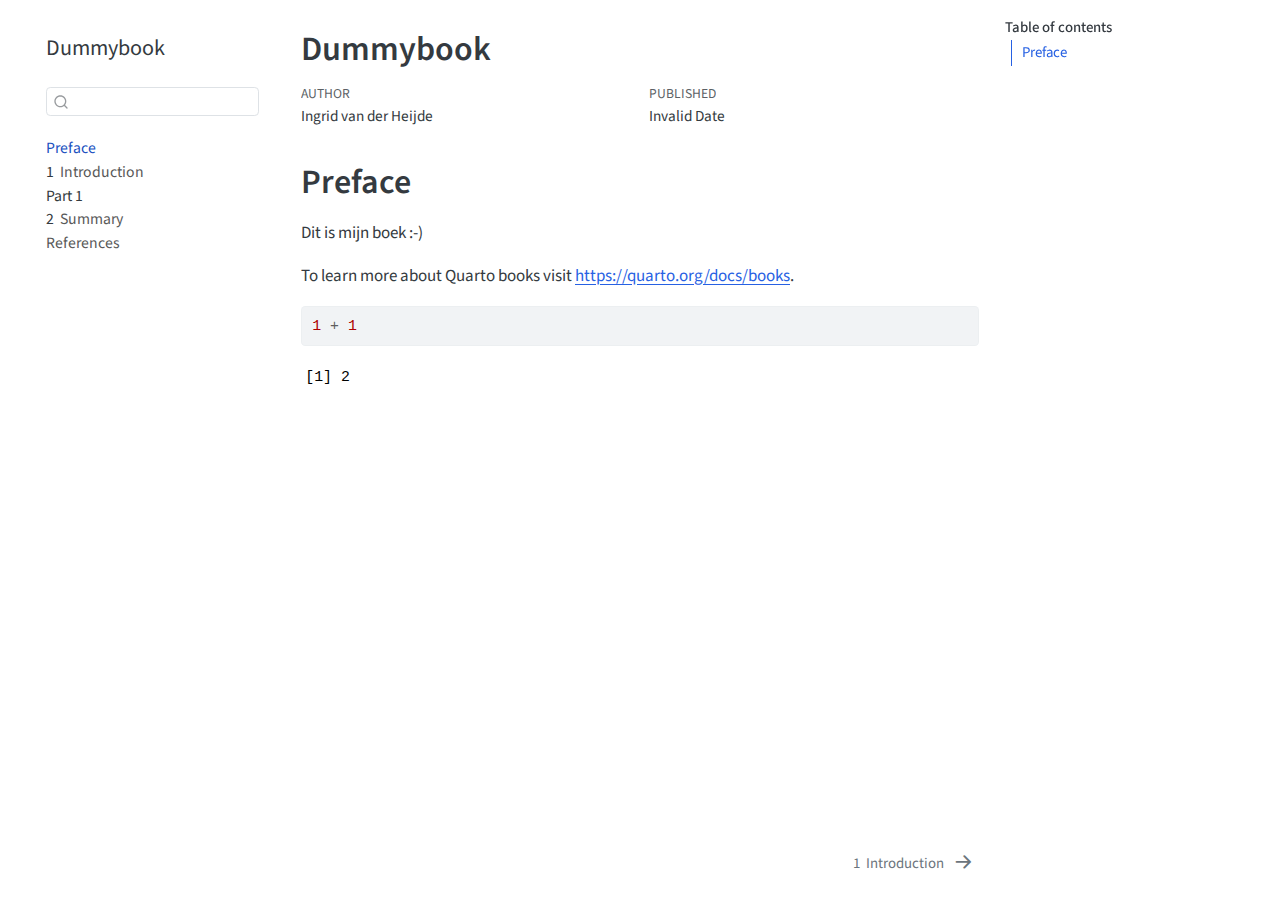
<file: _book/index.html>
<!DOCTYPE html>
<html xmlns="http://www.w3.org/1999/xhtml" lang="en" xml:lang="en"><head>

<meta charset="utf-8">
<meta name="generator" content="quarto-1.4.553">

<meta name="viewport" content="width=device-width, initial-scale=1.0, user-scalable=yes">

<meta name="author" content="Ingrid van der Heijde">

<title>Dummybook</title>
<style>
code{white-space: pre-wrap;}
span.smallcaps{font-variant: small-caps;}
div.columns{display: flex; gap: min(4vw, 1.5em);}
div.column{flex: auto; overflow-x: auto;}
div.hanging-indent{margin-left: 1.5em; text-indent: -1.5em;}
ul.task-list{list-style: none;}
ul.task-list li input[type="checkbox"] {
  width: 0.8em;
  margin: 0 0.8em 0.2em -1em; /* quarto-specific, see https://github.com/quarto-dev/quarto-cli/issues/4556 */ 
  vertical-align: middle;
}
/* CSS for syntax highlighting */
pre > code.sourceCode { white-space: pre; position: relative; }
pre > code.sourceCode > span { line-height: 1.25; }
pre > code.sourceCode > span:empty { height: 1.2em; }
.sourceCode { overflow: visible; }
code.sourceCode > span { color: inherit; text-decoration: inherit; }
div.sourceCode { margin: 1em 0; }
pre.sourceCode { margin: 0; }
@media screen {
div.sourceCode { overflow: auto; }
}
@media print {
pre > code.sourceCode { white-space: pre-wrap; }
pre > code.sourceCode > span { text-indent: -5em; padding-left: 5em; }
}
pre.numberSource code
  { counter-reset: source-line 0; }
pre.numberSource code > span
  { position: relative; left: -4em; counter-increment: source-line; }
pre.numberSource code > span > a:first-child::before
  { content: counter(source-line);
    position: relative; left: -1em; text-align: right; vertical-align: baseline;
    border: none; display: inline-block;
    -webkit-touch-callout: none; -webkit-user-select: none;
    -khtml-user-select: none; -moz-user-select: none;
    -ms-user-select: none; user-select: none;
    padding: 0 4px; width: 4em;
  }
pre.numberSource { margin-left: 3em;  padding-left: 4px; }
div.sourceCode
  {   }
@media screen {
pre > code.sourceCode > span > a:first-child::before { text-decoration: underline; }
}
</style>


<script src="site_libs/quarto-nav/quarto-nav.js"></script>
<script src="site_libs/quarto-nav/headroom.min.js"></script>
<script src="site_libs/clipboard/clipboard.min.js"></script>
<script src="site_libs/quarto-search/autocomplete.umd.js"></script>
<script src="site_libs/quarto-search/fuse.min.js"></script>
<script src="site_libs/quarto-search/quarto-search.js"></script>
<meta name="quarto:offset" content="./">
<link href="./intro.html" rel="next">
<script src="site_libs/quarto-html/quarto.js"></script>
<script src="site_libs/quarto-html/popper.min.js"></script>
<script src="site_libs/quarto-html/tippy.umd.min.js"></script>
<script src="site_libs/quarto-html/anchor.min.js"></script>
<link href="site_libs/quarto-html/tippy.css" rel="stylesheet">
<link href="site_libs/quarto-html/quarto-syntax-highlighting.css" rel="stylesheet" id="quarto-text-highlighting-styles">
<script src="site_libs/bootstrap/bootstrap.min.js"></script>
<link href="site_libs/bootstrap/bootstrap-icons.css" rel="stylesheet">
<link href="site_libs/bootstrap/bootstrap.min.css" rel="stylesheet" id="quarto-bootstrap" data-mode="light">
<script id="quarto-search-options" type="application/json">{
  "location": "sidebar",
  "copy-button": false,
  "collapse-after": 3,
  "panel-placement": "start",
  "type": "textbox",
  "limit": 50,
  "keyboard-shortcut": [
    "f",
    "/",
    "s"
  ],
  "show-item-context": false,
  "language": {
    "search-no-results-text": "No results",
    "search-matching-documents-text": "matching documents",
    "search-copy-link-title": "Copy link to search",
    "search-hide-matches-text": "Hide additional matches",
    "search-more-match-text": "more match in this document",
    "search-more-matches-text": "more matches in this document",
    "search-clear-button-title": "Clear",
    "search-text-placeholder": "",
    "search-detached-cancel-button-title": "Cancel",
    "search-submit-button-title": "Submit",
    "search-label": "Search"
  }
}</script>


</head>

<body class="nav-sidebar floating">

<div id="quarto-search-results"></div>
  <header id="quarto-header" class="headroom fixed-top">
  <nav class="quarto-secondary-nav">
    <div class="container-fluid d-flex">
      <button type="button" class="quarto-btn-toggle btn" data-bs-toggle="collapse" data-bs-target=".quarto-sidebar-collapse-item" aria-controls="quarto-sidebar" aria-expanded="false" aria-label="Toggle sidebar navigation" onclick="if (window.quartoToggleHeadroom) { window.quartoToggleHeadroom(); }">
        <i class="bi bi-layout-text-sidebar-reverse"></i>
      </button>
        <nav class="quarto-page-breadcrumbs" aria-label="breadcrumb"><ol class="breadcrumb"><li class="breadcrumb-item"><a href="./index.html">Preface</a></li></ol></nav>
        <a class="flex-grow-1" role="button" data-bs-toggle="collapse" data-bs-target=".quarto-sidebar-collapse-item" aria-controls="quarto-sidebar" aria-expanded="false" aria-label="Toggle sidebar navigation" onclick="if (window.quartoToggleHeadroom) { window.quartoToggleHeadroom(); }">      
        </a>
      <button type="button" class="btn quarto-search-button" aria-label="" onclick="window.quartoOpenSearch();">
        <i class="bi bi-search"></i>
      </button>
    </div>
  </nav>
</header>
<!-- content -->
<div id="quarto-content" class="quarto-container page-columns page-rows-contents page-layout-article">
<!-- sidebar -->
  <nav id="quarto-sidebar" class="sidebar collapse collapse-horizontal quarto-sidebar-collapse-item sidebar-navigation floating overflow-auto">
    <div class="pt-lg-2 mt-2 text-left sidebar-header">
    <div class="sidebar-title mb-0 py-0">
      <a href="./">Dummybook</a> 
    </div>
      </div>
        <div class="mt-2 flex-shrink-0 align-items-center">
        <div class="sidebar-search">
        <div id="quarto-search" class="" title="Search"></div>
        </div>
        </div>
    <div class="sidebar-menu-container"> 
    <ul class="list-unstyled mt-1">
        <li class="sidebar-item">
  <div class="sidebar-item-container"> 
  <a href="./index.html" class="sidebar-item-text sidebar-link active">
 <span class="menu-text">Preface</span></a>
  </div>
</li>
        <li class="sidebar-item">
  <div class="sidebar-item-container"> 
  <a href="./intro.html" class="sidebar-item-text sidebar-link">
 <span class="menu-text"><span class="chapter-number">1</span>&nbsp; <span class="chapter-title">Introduction</span></span></a>
  </div>
</li>
        <li class="sidebar-item sidebar-item-section">
      <span class="sidebar-item-text sidebar-link text-start">
 <span class="menu-text">Part 1</span></span>
  </li>
        <li class="sidebar-item">
  <div class="sidebar-item-container"> 
  <a href="./summary.html" class="sidebar-item-text sidebar-link">
 <span class="menu-text"><span class="chapter-number">2</span>&nbsp; <span class="chapter-title">Summary</span></span></a>
  </div>
</li>
        <li class="sidebar-item">
  <div class="sidebar-item-container"> 
  <a href="./references.html" class="sidebar-item-text sidebar-link">
 <span class="menu-text">References</span></a>
  </div>
</li>
    </ul>
    </div>
</nav>
<div id="quarto-sidebar-glass" class="quarto-sidebar-collapse-item" data-bs-toggle="collapse" data-bs-target=".quarto-sidebar-collapse-item"></div>
<!-- margin-sidebar -->
    <div id="quarto-margin-sidebar" class="sidebar margin-sidebar">
        <nav id="TOC" role="doc-toc" class="toc-active">
    <h2 id="toc-title">Table of contents</h2>
   
  <ul>
  <li><a href="#preface" id="toc-preface" class="nav-link active" data-scroll-target="#preface">Preface</a></li>
  </ul>
</nav>
    </div>
<!-- main -->
<main class="content" id="quarto-document-content">

<header id="title-block-header" class="quarto-title-block default">
<div class="quarto-title">
<h1 class="title">Dummybook</h1>
</div>



<div class="quarto-title-meta">

    <div>
    <div class="quarto-title-meta-heading">Author</div>
    <div class="quarto-title-meta-contents">
             <p>Ingrid van der Heijde </p>
          </div>
  </div>
    
    <div>
    <div class="quarto-title-meta-heading">Published</div>
    <div class="quarto-title-meta-contents">
      <p class="date">Invalid Date</p>
    </div>
  </div>
  
    
  </div>
  


</header>


<section id="preface" class="level1 unnumbered">
<h1 class="unnumbered">Preface</h1>
<p>Dit is mijn boek :-)</p>
<p>To learn more about Quarto books visit <a href="https://quarto.org/docs/books" class="uri">https://quarto.org/docs/books</a>.</p>
<div class="cell">
<div class="sourceCode cell-code" id="cb1"><pre class="sourceCode r code-with-copy"><code class="sourceCode r"><span id="cb1-1"><a href="#cb1-1" aria-hidden="true" tabindex="-1"></a><span class="dv">1</span> <span class="sc">+</span> <span class="dv">1</span></span></code><button title="Copy to Clipboard" class="code-copy-button"><i class="bi"></i></button></pre></div>
<div class="cell-output cell-output-stdout">
<pre><code>[1] 2</code></pre>
</div>
</div>


</section>

</main> <!-- /main -->
<script id="quarto-html-after-body" type="application/javascript">
window.document.addEventListener("DOMContentLoaded", function (event) {
  const toggleBodyColorMode = (bsSheetEl) => {
    const mode = bsSheetEl.getAttribute("data-mode");
    const bodyEl = window.document.querySelector("body");
    if (mode === "dark") {
      bodyEl.classList.add("quarto-dark");
      bodyEl.classList.remove("quarto-light");
    } else {
      bodyEl.classList.add("quarto-light");
      bodyEl.classList.remove("quarto-dark");
    }
  }
  const toggleBodyColorPrimary = () => {
    const bsSheetEl = window.document.querySelector("link#quarto-bootstrap");
    if (bsSheetEl) {
      toggleBodyColorMode(bsSheetEl);
    }
  }
  toggleBodyColorPrimary();  
  const icon = "";
  const anchorJS = new window.AnchorJS();
  anchorJS.options = {
    placement: 'right',
    icon: icon
  };
  anchorJS.add('.anchored');
  const isCodeAnnotation = (el) => {
    for (const clz of el.classList) {
      if (clz.startsWith('code-annotation-')) {                     
        return true;
      }
    }
    return false;
  }
  const clipboard = new window.ClipboardJS('.code-copy-button', {
    text: function(trigger) {
      const codeEl = trigger.previousElementSibling.cloneNode(true);
      for (const childEl of codeEl.children) {
        if (isCodeAnnotation(childEl)) {
          childEl.remove();
        }
      }
      return codeEl.innerText;
    }
  });
  clipboard.on('success', function(e) {
    // button target
    const button = e.trigger;
    // don't keep focus
    button.blur();
    // flash "checked"
    button.classList.add('code-copy-button-checked');
    var currentTitle = button.getAttribute("title");
    button.setAttribute("title", "Copied!");
    let tooltip;
    if (window.bootstrap) {
      button.setAttribute("data-bs-toggle", "tooltip");
      button.setAttribute("data-bs-placement", "left");
      button.setAttribute("data-bs-title", "Copied!");
      tooltip = new bootstrap.Tooltip(button, 
        { trigger: "manual", 
          customClass: "code-copy-button-tooltip",
          offset: [0, -8]});
      tooltip.show();    
    }
    setTimeout(function() {
      if (tooltip) {
        tooltip.hide();
        button.removeAttribute("data-bs-title");
        button.removeAttribute("data-bs-toggle");
        button.removeAttribute("data-bs-placement");
      }
      button.setAttribute("title", currentTitle);
      button.classList.remove('code-copy-button-checked');
    }, 1000);
    // clear code selection
    e.clearSelection();
  });
    var localhostRegex = new RegExp(/^(?:http|https):\/\/localhost\:?[0-9]*\//);
    var mailtoRegex = new RegExp(/^mailto:/);
      var filterRegex = new RegExp('/' + window.location.host + '/');
    var isInternal = (href) => {
        return filterRegex.test(href) || localhostRegex.test(href) || mailtoRegex.test(href);
    }
    // Inspect non-navigation links and adorn them if external
 	var links = window.document.querySelectorAll('a[href]:not(.nav-link):not(.navbar-brand):not(.toc-action):not(.sidebar-link):not(.sidebar-item-toggle):not(.pagination-link):not(.no-external):not([aria-hidden]):not(.dropdown-item):not(.quarto-navigation-tool)');
    for (var i=0; i<links.length; i++) {
      const link = links[i];
      if (!isInternal(link.href)) {
        // undo the damage that might have been done by quarto-nav.js in the case of
        // links that we want to consider external
        if (link.dataset.originalHref !== undefined) {
          link.href = link.dataset.originalHref;
        }
      }
    }
  function tippyHover(el, contentFn, onTriggerFn, onUntriggerFn) {
    const config = {
      allowHTML: true,
      maxWidth: 500,
      delay: 100,
      arrow: false,
      appendTo: function(el) {
          return el.parentElement;
      },
      interactive: true,
      interactiveBorder: 10,
      theme: 'quarto',
      placement: 'bottom-start',
    };
    if (contentFn) {
      config.content = contentFn;
    }
    if (onTriggerFn) {
      config.onTrigger = onTriggerFn;
    }
    if (onUntriggerFn) {
      config.onUntrigger = onUntriggerFn;
    }
    window.tippy(el, config); 
  }
  const noterefs = window.document.querySelectorAll('a[role="doc-noteref"]');
  for (var i=0; i<noterefs.length; i++) {
    const ref = noterefs[i];
    tippyHover(ref, function() {
      // use id or data attribute instead here
      let href = ref.getAttribute('data-footnote-href') || ref.getAttribute('href');
      try { href = new URL(href).hash; } catch {}
      const id = href.replace(/^#\/?/, "");
      const note = window.document.getElementById(id);
      if (note) {
        return note.innerHTML;
      } else {
        return "";
      }
    });
  }
  const xrefs = window.document.querySelectorAll('a.quarto-xref');
  const processXRef = (id, note) => {
    // Strip column container classes
    const stripColumnClz = (el) => {
      el.classList.remove("page-full", "page-columns");
      if (el.children) {
        for (const child of el.children) {
          stripColumnClz(child);
        }
      }
    }
    stripColumnClz(note)
    if (id === null || id.startsWith('sec-')) {
      // Special case sections, only their first couple elements
      const container = document.createElement("div");
      if (note.children && note.children.length > 2) {
        container.appendChild(note.children[0].cloneNode(true));
        for (let i = 1; i < note.children.length; i++) {
          const child = note.children[i];
          if (child.tagName === "P" && child.innerText === "") {
            continue;
          } else {
            container.appendChild(child.cloneNode(true));
            break;
          }
        }
        if (window.Quarto?.typesetMath) {
          window.Quarto.typesetMath(container);
        }
        return container.innerHTML
      } else {
        if (window.Quarto?.typesetMath) {
          window.Quarto.typesetMath(note);
        }
        return note.innerHTML;
      }
    } else {
      // Remove any anchor links if they are present
      const anchorLink = note.querySelector('a.anchorjs-link');
      if (anchorLink) {
        anchorLink.remove();
      }
      if (window.Quarto?.typesetMath) {
        window.Quarto.typesetMath(note);
      }
      // TODO in 1.5, we should make sure this works without a callout special case
      if (note.classList.contains("callout")) {
        return note.outerHTML;
      } else {
        return note.innerHTML;
      }
    }
  }
  for (var i=0; i<xrefs.length; i++) {
    const xref = xrefs[i];
    tippyHover(xref, undefined, function(instance) {
      instance.disable();
      let url = xref.getAttribute('href');
      let hash = undefined; 
      if (url.startsWith('#')) {
        hash = url;
      } else {
        try { hash = new URL(url).hash; } catch {}
      }
      if (hash) {
        const id = hash.replace(/^#\/?/, "");
        const note = window.document.getElementById(id);
        if (note !== null) {
          try {
            const html = processXRef(id, note.cloneNode(true));
            instance.setContent(html);
          } finally {
            instance.enable();
            instance.show();
          }
        } else {
          // See if we can fetch this
          fetch(url.split('#')[0])
          .then(res => res.text())
          .then(html => {
            const parser = new DOMParser();
            const htmlDoc = parser.parseFromString(html, "text/html");
            const note = htmlDoc.getElementById(id);
            if (note !== null) {
              const html = processXRef(id, note);
              instance.setContent(html);
            } 
          }).finally(() => {
            instance.enable();
            instance.show();
          });
        }
      } else {
        // See if we can fetch a full url (with no hash to target)
        // This is a special case and we should probably do some content thinning / targeting
        fetch(url)
        .then(res => res.text())
        .then(html => {
          const parser = new DOMParser();
          const htmlDoc = parser.parseFromString(html, "text/html");
          const note = htmlDoc.querySelector('main.content');
          if (note !== null) {
            // This should only happen for chapter cross references
            // (since there is no id in the URL)
            // remove the first header
            if (note.children.length > 0 && note.children[0].tagName === "HEADER") {
              note.children[0].remove();
            }
            const html = processXRef(null, note);
            instance.setContent(html);
          } 
        }).finally(() => {
          instance.enable();
          instance.show();
        });
      }
    }, function(instance) {
    });
  }
      let selectedAnnoteEl;
      const selectorForAnnotation = ( cell, annotation) => {
        let cellAttr = 'data-code-cell="' + cell + '"';
        let lineAttr = 'data-code-annotation="' +  annotation + '"';
        const selector = 'span[' + cellAttr + '][' + lineAttr + ']';
        return selector;
      }
      const selectCodeLines = (annoteEl) => {
        const doc = window.document;
        const targetCell = annoteEl.getAttribute("data-target-cell");
        const targetAnnotation = annoteEl.getAttribute("data-target-annotation");
        const annoteSpan = window.document.querySelector(selectorForAnnotation(targetCell, targetAnnotation));
        const lines = annoteSpan.getAttribute("data-code-lines").split(",");
        const lineIds = lines.map((line) => {
          return targetCell + "-" + line;
        })
        let top = null;
        let height = null;
        let parent = null;
        if (lineIds.length > 0) {
            //compute the position of the single el (top and bottom and make a div)
            const el = window.document.getElementById(lineIds[0]);
            top = el.offsetTop;
            height = el.offsetHeight;
            parent = el.parentElement.parentElement;
          if (lineIds.length > 1) {
            const lastEl = window.document.getElementById(lineIds[lineIds.length - 1]);
            const bottom = lastEl.offsetTop + lastEl.offsetHeight;
            height = bottom - top;
          }
          if (top !== null && height !== null && parent !== null) {
            // cook up a div (if necessary) and position it 
            let div = window.document.getElementById("code-annotation-line-highlight");
            if (div === null) {
              div = window.document.createElement("div");
              div.setAttribute("id", "code-annotation-line-highlight");
              div.style.position = 'absolute';
              parent.appendChild(div);
            }
            div.style.top = top - 2 + "px";
            div.style.height = height + 4 + "px";
            div.style.left = 0;
            let gutterDiv = window.document.getElementById("code-annotation-line-highlight-gutter");
            if (gutterDiv === null) {
              gutterDiv = window.document.createElement("div");
              gutterDiv.setAttribute("id", "code-annotation-line-highlight-gutter");
              gutterDiv.style.position = 'absolute';
              const codeCell = window.document.getElementById(targetCell);
              const gutter = codeCell.querySelector('.code-annotation-gutter');
              gutter.appendChild(gutterDiv);
            }
            gutterDiv.style.top = top - 2 + "px";
            gutterDiv.style.height = height + 4 + "px";
          }
          selectedAnnoteEl = annoteEl;
        }
      };
      const unselectCodeLines = () => {
        const elementsIds = ["code-annotation-line-highlight", "code-annotation-line-highlight-gutter"];
        elementsIds.forEach((elId) => {
          const div = window.document.getElementById(elId);
          if (div) {
            div.remove();
          }
        });
        selectedAnnoteEl = undefined;
      };
        // Handle positioning of the toggle
    window.addEventListener(
      "resize",
      throttle(() => {
        elRect = undefined;
        if (selectedAnnoteEl) {
          selectCodeLines(selectedAnnoteEl);
        }
      }, 10)
    );
    function throttle(fn, ms) {
    let throttle = false;
    let timer;
      return (...args) => {
        if(!throttle) { // first call gets through
            fn.apply(this, args);
            throttle = true;
        } else { // all the others get throttled
            if(timer) clearTimeout(timer); // cancel #2
            timer = setTimeout(() => {
              fn.apply(this, args);
              timer = throttle = false;
            }, ms);
        }
      };
    }
      // Attach click handler to the DT
      const annoteDls = window.document.querySelectorAll('dt[data-target-cell]');
      for (const annoteDlNode of annoteDls) {
        annoteDlNode.addEventListener('click', (event) => {
          const clickedEl = event.target;
          if (clickedEl !== selectedAnnoteEl) {
            unselectCodeLines();
            const activeEl = window.document.querySelector('dt[data-target-cell].code-annotation-active');
            if (activeEl) {
              activeEl.classList.remove('code-annotation-active');
            }
            selectCodeLines(clickedEl);
            clickedEl.classList.add('code-annotation-active');
          } else {
            // Unselect the line
            unselectCodeLines();
            clickedEl.classList.remove('code-annotation-active');
          }
        });
      }
  const findCites = (el) => {
    const parentEl = el.parentElement;
    if (parentEl) {
      const cites = parentEl.dataset.cites;
      if (cites) {
        return {
          el,
          cites: cites.split(' ')
        };
      } else {
        return findCites(el.parentElement)
      }
    } else {
      return undefined;
    }
  };
  var bibliorefs = window.document.querySelectorAll('a[role="doc-biblioref"]');
  for (var i=0; i<bibliorefs.length; i++) {
    const ref = bibliorefs[i];
    const citeInfo = findCites(ref);
    if (citeInfo) {
      tippyHover(citeInfo.el, function() {
        var popup = window.document.createElement('div');
        citeInfo.cites.forEach(function(cite) {
          var citeDiv = window.document.createElement('div');
          citeDiv.classList.add('hanging-indent');
          citeDiv.classList.add('csl-entry');
          var biblioDiv = window.document.getElementById('ref-' + cite);
          if (biblioDiv) {
            citeDiv.innerHTML = biblioDiv.innerHTML;
          }
          popup.appendChild(citeDiv);
        });
        return popup.innerHTML;
      });
    }
  }
});
</script>
<nav class="page-navigation">
  <div class="nav-page nav-page-previous">
  </div>
  <div class="nav-page nav-page-next">
      <a href="./intro.html" class="pagination-link" aria-label="Introduction">
        <span class="nav-page-text"><span class="chapter-number">1</span>&nbsp; <span class="chapter-title">Introduction</span></span> <i class="bi bi-arrow-right-short"></i>
      </a>
  </div>
</nav>
</div> <!-- /content -->




</body></html>
</file>
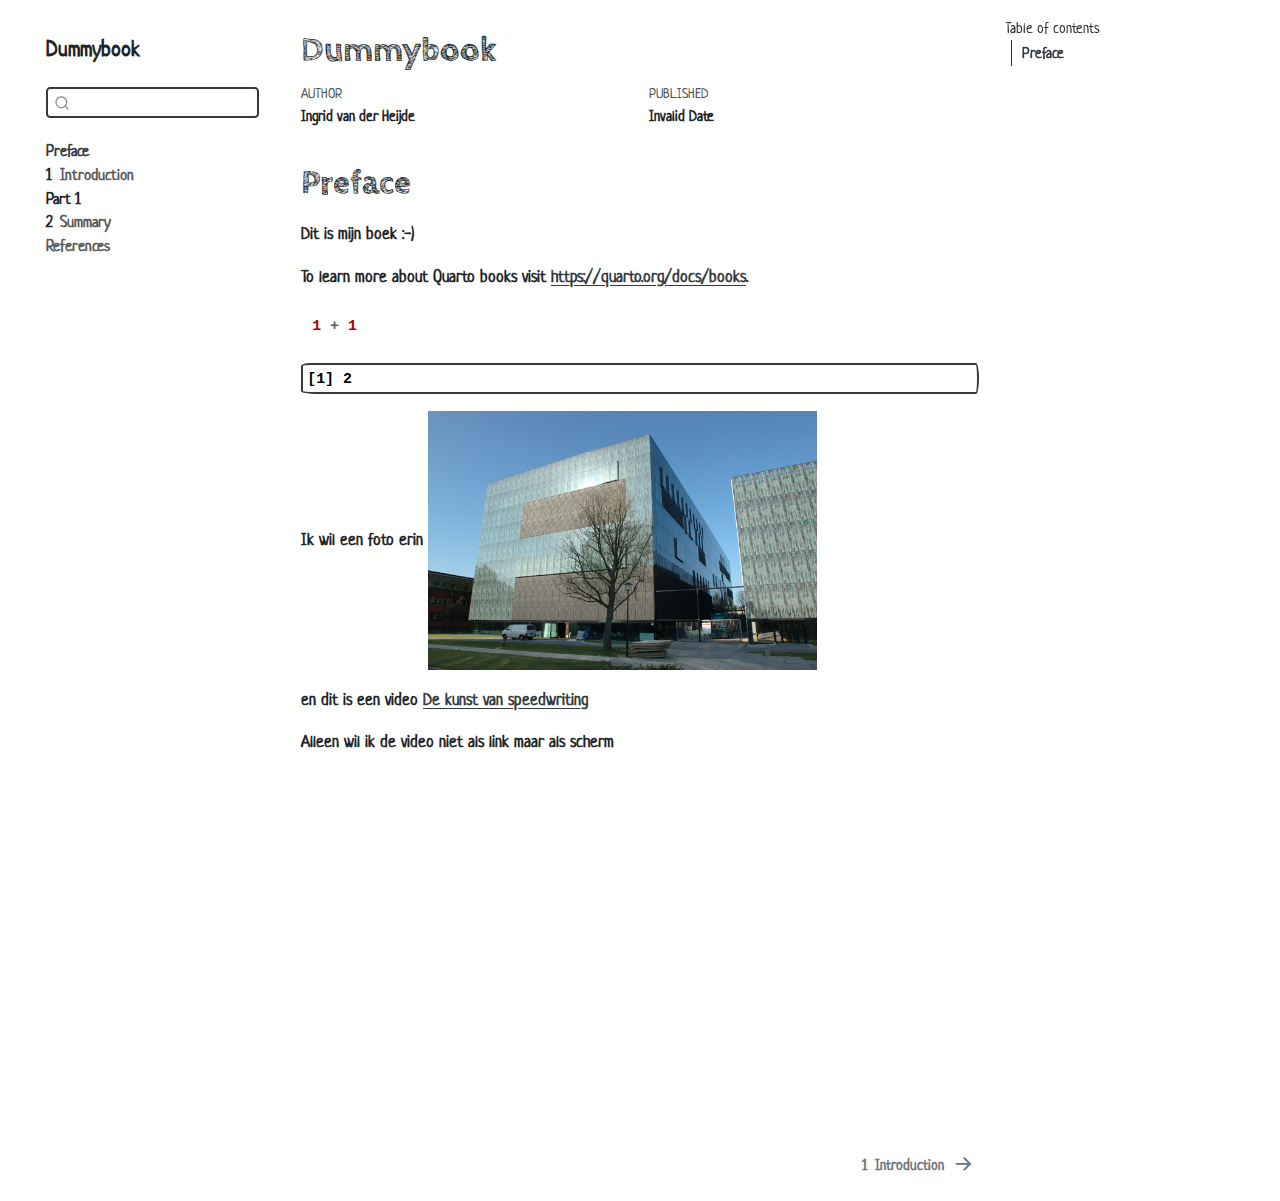
<file: docs/index.html>
<!DOCTYPE html>
<html xmlns="http://www.w3.org/1999/xhtml" lang="en" xml:lang="en"><head>

<meta charset="utf-8">
<meta name="generator" content="quarto-1.4.553">

<meta name="viewport" content="width=device-width, initial-scale=1.0, user-scalable=yes">

<meta name="author" content="Ingrid van der Heijde">

<title>Dummybook</title>
<style>
code{white-space: pre-wrap;}
span.smallcaps{font-variant: small-caps;}
div.columns{display: flex; gap: min(4vw, 1.5em);}
div.column{flex: auto; overflow-x: auto;}
div.hanging-indent{margin-left: 1.5em; text-indent: -1.5em;}
ul.task-list{list-style: none;}
ul.task-list li input[type="checkbox"] {
  width: 0.8em;
  margin: 0 0.8em 0.2em -1em; /* quarto-specific, see https://github.com/quarto-dev/quarto-cli/issues/4556 */ 
  vertical-align: middle;
}
/* CSS for syntax highlighting */
pre > code.sourceCode { white-space: pre; position: relative; }
pre > code.sourceCode > span { line-height: 1.25; }
pre > code.sourceCode > span:empty { height: 1.2em; }
.sourceCode { overflow: visible; }
code.sourceCode > span { color: inherit; text-decoration: inherit; }
div.sourceCode { margin: 1em 0; }
pre.sourceCode { margin: 0; }
@media screen {
div.sourceCode { overflow: auto; }
}
@media print {
pre > code.sourceCode { white-space: pre-wrap; }
pre > code.sourceCode > span { text-indent: -5em; padding-left: 5em; }
}
pre.numberSource code
  { counter-reset: source-line 0; }
pre.numberSource code > span
  { position: relative; left: -4em; counter-increment: source-line; }
pre.numberSource code > span > a:first-child::before
  { content: counter(source-line);
    position: relative; left: -1em; text-align: right; vertical-align: baseline;
    border: none; display: inline-block;
    -webkit-touch-callout: none; -webkit-user-select: none;
    -khtml-user-select: none; -moz-user-select: none;
    -ms-user-select: none; user-select: none;
    padding: 0 4px; width: 4em;
  }
pre.numberSource { margin-left: 3em;  padding-left: 4px; }
div.sourceCode
  {   }
@media screen {
pre > code.sourceCode > span > a:first-child::before { text-decoration: underline; }
}
</style>


<script src="site_libs/quarto-nav/quarto-nav.js"></script>
<script src="site_libs/quarto-nav/headroom.min.js"></script>
<script src="site_libs/clipboard/clipboard.min.js"></script>
<script src="site_libs/quarto-search/autocomplete.umd.js"></script>
<script src="site_libs/quarto-search/fuse.min.js"></script>
<script src="site_libs/quarto-search/quarto-search.js"></script>
<meta name="quarto:offset" content="./">
<link href="./intro.html" rel="next">
<script src="site_libs/quarto-html/quarto.js"></script>
<script src="site_libs/quarto-html/popper.min.js"></script>
<script src="site_libs/quarto-html/tippy.umd.min.js"></script>
<script src="site_libs/quarto-html/anchor.min.js"></script>
<link href="site_libs/quarto-html/tippy.css" rel="stylesheet">
<link href="site_libs/quarto-html/quarto-syntax-highlighting.css" rel="stylesheet" id="quarto-text-highlighting-styles">
<script src="site_libs/bootstrap/bootstrap.min.js"></script>
<link href="site_libs/bootstrap/bootstrap-icons.css" rel="stylesheet">
<link href="site_libs/bootstrap/bootstrap.min.css" rel="stylesheet" id="quarto-bootstrap" data-mode="light">
<script id="quarto-search-options" type="application/json">{
  "location": "sidebar",
  "copy-button": false,
  "collapse-after": 3,
  "panel-placement": "start",
  "type": "textbox",
  "limit": 50,
  "keyboard-shortcut": [
    "f",
    "/",
    "s"
  ],
  "show-item-context": false,
  "language": {
    "search-no-results-text": "No results",
    "search-matching-documents-text": "matching documents",
    "search-copy-link-title": "Copy link to search",
    "search-hide-matches-text": "Hide additional matches",
    "search-more-match-text": "more match in this document",
    "search-more-matches-text": "more matches in this document",
    "search-clear-button-title": "Clear",
    "search-text-placeholder": "",
    "search-detached-cancel-button-title": "Cancel",
    "search-submit-button-title": "Submit",
    "search-label": "Search"
  }
}</script>


</head>

<body class="nav-sidebar floating">

<div id="quarto-search-results"></div>
  <header id="quarto-header" class="headroom fixed-top">
  <nav class="quarto-secondary-nav">
    <div class="container-fluid d-flex">
      <button type="button" class="quarto-btn-toggle btn" data-bs-toggle="collapse" data-bs-target=".quarto-sidebar-collapse-item" aria-controls="quarto-sidebar" aria-expanded="false" aria-label="Toggle sidebar navigation" onclick="if (window.quartoToggleHeadroom) { window.quartoToggleHeadroom(); }">
        <i class="bi bi-layout-text-sidebar-reverse"></i>
      </button>
        <nav class="quarto-page-breadcrumbs" aria-label="breadcrumb"><ol class="breadcrumb"><li class="breadcrumb-item"><a href="./index.html">Preface</a></li></ol></nav>
        <a class="flex-grow-1" role="button" data-bs-toggle="collapse" data-bs-target=".quarto-sidebar-collapse-item" aria-controls="quarto-sidebar" aria-expanded="false" aria-label="Toggle sidebar navigation" onclick="if (window.quartoToggleHeadroom) { window.quartoToggleHeadroom(); }">      
        </a>
      <button type="button" class="btn quarto-search-button" aria-label="" onclick="window.quartoOpenSearch();">
        <i class="bi bi-search"></i>
      </button>
    </div>
  </nav>
</header>
<!-- content -->
<div id="quarto-content" class="quarto-container page-columns page-rows-contents page-layout-article">
<!-- sidebar -->
  <nav id="quarto-sidebar" class="sidebar collapse collapse-horizontal quarto-sidebar-collapse-item sidebar-navigation floating overflow-auto">
    <div class="pt-lg-2 mt-2 text-left sidebar-header">
    <div class="sidebar-title mb-0 py-0">
      <a href="./">Dummybook</a> 
    </div>
      </div>
        <div class="mt-2 flex-shrink-0 align-items-center">
        <div class="sidebar-search">
        <div id="quarto-search" class="" title="Search"></div>
        </div>
        </div>
    <div class="sidebar-menu-container"> 
    <ul class="list-unstyled mt-1">
        <li class="sidebar-item">
  <div class="sidebar-item-container"> 
  <a href="./index.html" class="sidebar-item-text sidebar-link active">
 <span class="menu-text">Preface</span></a>
  </div>
</li>
        <li class="sidebar-item">
  <div class="sidebar-item-container"> 
  <a href="./intro.html" class="sidebar-item-text sidebar-link">
 <span class="menu-text"><span class="chapter-number">1</span>&nbsp; <span class="chapter-title">Introduction</span></span></a>
  </div>
</li>
        <li class="sidebar-item sidebar-item-section">
      <span class="sidebar-item-text sidebar-link text-start">
 <span class="menu-text">Part 1</span></span>
  </li>
        <li class="sidebar-item">
  <div class="sidebar-item-container"> 
  <a href="./summary.html" class="sidebar-item-text sidebar-link">
 <span class="menu-text"><span class="chapter-number">2</span>&nbsp; <span class="chapter-title">Summary</span></span></a>
  </div>
</li>
        <li class="sidebar-item">
  <div class="sidebar-item-container"> 
  <a href="./references.html" class="sidebar-item-text sidebar-link">
 <span class="menu-text">References</span></a>
  </div>
</li>
    </ul>
    </div>
</nav>
<div id="quarto-sidebar-glass" class="quarto-sidebar-collapse-item" data-bs-toggle="collapse" data-bs-target=".quarto-sidebar-collapse-item"></div>
<!-- margin-sidebar -->
    <div id="quarto-margin-sidebar" class="sidebar margin-sidebar">
        <nav id="TOC" role="doc-toc" class="toc-active">
    <h2 id="toc-title">Table of contents</h2>
   
  <ul>
  <li><a href="#preface" id="toc-preface" class="nav-link active" data-scroll-target="#preface">Preface</a></li>
  </ul>
</nav>
    </div>
<!-- main -->
<main class="content" id="quarto-document-content">

<header id="title-block-header" class="quarto-title-block default">
<div class="quarto-title">
<h1 class="title">Dummybook</h1>
</div>



<div class="quarto-title-meta">

    <div>
    <div class="quarto-title-meta-heading">Author</div>
    <div class="quarto-title-meta-contents">
             <p>Ingrid van der Heijde </p>
          </div>
  </div>
    
    <div>
    <div class="quarto-title-meta-heading">Published</div>
    <div class="quarto-title-meta-contents">
      <p class="date">Invalid Date</p>
    </div>
  </div>
  
    
  </div>
  


</header>


<section id="preface" class="level1 unnumbered">
<h1 class="unnumbered">Preface</h1>
<p>Dit is mijn boek :-)</p>
<p>To learn more about Quarto books visit <a href="https://quarto.org/docs/books" class="uri">https://quarto.org/docs/books</a>.</p>
<div class="cell">
<div class="sourceCode cell-code" id="cb1"><pre class="sourceCode r code-with-copy"><code class="sourceCode r"><span id="cb1-1"><a href="#cb1-1" aria-hidden="true" tabindex="-1"></a><span class="dv">1</span> <span class="sc">+</span> <span class="dv">1</span></span></code><button title="Copy to Clipboard" class="code-copy-button"><i class="bi"></i></button></pre></div>
<div class="cell-output cell-output-stdout">
<pre><code>[1] 2</code></pre>
</div>
</div>
<p>Ik wil een foto erin <img src="images/041012-UniBibl-WiArets-09-L.jpg" class="img-fluid" width="389" alt="images/benji"></p>
<p>en dit is een video <a href="https://youtube.com/playlist?list=PL8qbaTI1g1gOATf4xlKlumtkEB2pIkQDx&amp;si=udhsy7VhI4I1OiVz">De kunst van speedwriting</a></p>
<p>Alleen wil ik de video niet als link maar als scherm</p>
<iframe width="560" height="315" src="https://www.youtube.com/embed/videoseries?si=U-rquefY2hxPKmnQ&amp;list=PL8qbaTI1g1gOATf4xlKlumtkEB2pIkQDx" title="YouTube video player" frameborder="0" allow="accelerometer; autoplay; clipboard-write; encrypted-media; gyroscope; picture-in-picture; web-share" referrerpolicy="strict-origin-when-cross-origin" allowfullscreen="">
</iframe>


</section>

</main> <!-- /main -->
<script id="quarto-html-after-body" type="application/javascript">
window.document.addEventListener("DOMContentLoaded", function (event) {
  const toggleBodyColorMode = (bsSheetEl) => {
    const mode = bsSheetEl.getAttribute("data-mode");
    const bodyEl = window.document.querySelector("body");
    if (mode === "dark") {
      bodyEl.classList.add("quarto-dark");
      bodyEl.classList.remove("quarto-light");
    } else {
      bodyEl.classList.add("quarto-light");
      bodyEl.classList.remove("quarto-dark");
    }
  }
  const toggleBodyColorPrimary = () => {
    const bsSheetEl = window.document.querySelector("link#quarto-bootstrap");
    if (bsSheetEl) {
      toggleBodyColorMode(bsSheetEl);
    }
  }
  toggleBodyColorPrimary();  
  const icon = "";
  const anchorJS = new window.AnchorJS();
  anchorJS.options = {
    placement: 'right',
    icon: icon
  };
  anchorJS.add('.anchored');
  const isCodeAnnotation = (el) => {
    for (const clz of el.classList) {
      if (clz.startsWith('code-annotation-')) {                     
        return true;
      }
    }
    return false;
  }
  const clipboard = new window.ClipboardJS('.code-copy-button', {
    text: function(trigger) {
      const codeEl = trigger.previousElementSibling.cloneNode(true);
      for (const childEl of codeEl.children) {
        if (isCodeAnnotation(childEl)) {
          childEl.remove();
        }
      }
      return codeEl.innerText;
    }
  });
  clipboard.on('success', function(e) {
    // button target
    const button = e.trigger;
    // don't keep focus
    button.blur();
    // flash "checked"
    button.classList.add('code-copy-button-checked');
    var currentTitle = button.getAttribute("title");
    button.setAttribute("title", "Copied!");
    let tooltip;
    if (window.bootstrap) {
      button.setAttribute("data-bs-toggle", "tooltip");
      button.setAttribute("data-bs-placement", "left");
      button.setAttribute("data-bs-title", "Copied!");
      tooltip = new bootstrap.Tooltip(button, 
        { trigger: "manual", 
          customClass: "code-copy-button-tooltip",
          offset: [0, -8]});
      tooltip.show();    
    }
    setTimeout(function() {
      if (tooltip) {
        tooltip.hide();
        button.removeAttribute("data-bs-title");
        button.removeAttribute("data-bs-toggle");
        button.removeAttribute("data-bs-placement");
      }
      button.setAttribute("title", currentTitle);
      button.classList.remove('code-copy-button-checked');
    }, 1000);
    // clear code selection
    e.clearSelection();
  });
    var localhostRegex = new RegExp(/^(?:http|https):\/\/localhost\:?[0-9]*\//);
    var mailtoRegex = new RegExp(/^mailto:/);
      var filterRegex = new RegExp('/' + window.location.host + '/');
    var isInternal = (href) => {
        return filterRegex.test(href) || localhostRegex.test(href) || mailtoRegex.test(href);
    }
    // Inspect non-navigation links and adorn them if external
 	var links = window.document.querySelectorAll('a[href]:not(.nav-link):not(.navbar-brand):not(.toc-action):not(.sidebar-link):not(.sidebar-item-toggle):not(.pagination-link):not(.no-external):not([aria-hidden]):not(.dropdown-item):not(.quarto-navigation-tool)');
    for (var i=0; i<links.length; i++) {
      const link = links[i];
      if (!isInternal(link.href)) {
        // undo the damage that might have been done by quarto-nav.js in the case of
        // links that we want to consider external
        if (link.dataset.originalHref !== undefined) {
          link.href = link.dataset.originalHref;
        }
      }
    }
  function tippyHover(el, contentFn, onTriggerFn, onUntriggerFn) {
    const config = {
      allowHTML: true,
      maxWidth: 500,
      delay: 100,
      arrow: false,
      appendTo: function(el) {
          return el.parentElement;
      },
      interactive: true,
      interactiveBorder: 10,
      theme: 'quarto',
      placement: 'bottom-start',
    };
    if (contentFn) {
      config.content = contentFn;
    }
    if (onTriggerFn) {
      config.onTrigger = onTriggerFn;
    }
    if (onUntriggerFn) {
      config.onUntrigger = onUntriggerFn;
    }
    window.tippy(el, config); 
  }
  const noterefs = window.document.querySelectorAll('a[role="doc-noteref"]');
  for (var i=0; i<noterefs.length; i++) {
    const ref = noterefs[i];
    tippyHover(ref, function() {
      // use id or data attribute instead here
      let href = ref.getAttribute('data-footnote-href') || ref.getAttribute('href');
      try { href = new URL(href).hash; } catch {}
      const id = href.replace(/^#\/?/, "");
      const note = window.document.getElementById(id);
      if (note) {
        return note.innerHTML;
      } else {
        return "";
      }
    });
  }
  const xrefs = window.document.querySelectorAll('a.quarto-xref');
  const processXRef = (id, note) => {
    // Strip column container classes
    const stripColumnClz = (el) => {
      el.classList.remove("page-full", "page-columns");
      if (el.children) {
        for (const child of el.children) {
          stripColumnClz(child);
        }
      }
    }
    stripColumnClz(note)
    if (id === null || id.startsWith('sec-')) {
      // Special case sections, only their first couple elements
      const container = document.createElement("div");
      if (note.children && note.children.length > 2) {
        container.appendChild(note.children[0].cloneNode(true));
        for (let i = 1; i < note.children.length; i++) {
          const child = note.children[i];
          if (child.tagName === "P" && child.innerText === "") {
            continue;
          } else {
            container.appendChild(child.cloneNode(true));
            break;
          }
        }
        if (window.Quarto?.typesetMath) {
          window.Quarto.typesetMath(container);
        }
        return container.innerHTML
      } else {
        if (window.Quarto?.typesetMath) {
          window.Quarto.typesetMath(note);
        }
        return note.innerHTML;
      }
    } else {
      // Remove any anchor links if they are present
      const anchorLink = note.querySelector('a.anchorjs-link');
      if (anchorLink) {
        anchorLink.remove();
      }
      if (window.Quarto?.typesetMath) {
        window.Quarto.typesetMath(note);
      }
      // TODO in 1.5, we should make sure this works without a callout special case
      if (note.classList.contains("callout")) {
        return note.outerHTML;
      } else {
        return note.innerHTML;
      }
    }
  }
  for (var i=0; i<xrefs.length; i++) {
    const xref = xrefs[i];
    tippyHover(xref, undefined, function(instance) {
      instance.disable();
      let url = xref.getAttribute('href');
      let hash = undefined; 
      if (url.startsWith('#')) {
        hash = url;
      } else {
        try { hash = new URL(url).hash; } catch {}
      }
      if (hash) {
        const id = hash.replace(/^#\/?/, "");
        const note = window.document.getElementById(id);
        if (note !== null) {
          try {
            const html = processXRef(id, note.cloneNode(true));
            instance.setContent(html);
          } finally {
            instance.enable();
            instance.show();
          }
        } else {
          // See if we can fetch this
          fetch(url.split('#')[0])
          .then(res => res.text())
          .then(html => {
            const parser = new DOMParser();
            const htmlDoc = parser.parseFromString(html, "text/html");
            const note = htmlDoc.getElementById(id);
            if (note !== null) {
              const html = processXRef(id, note);
              instance.setContent(html);
            } 
          }).finally(() => {
            instance.enable();
            instance.show();
          });
        }
      } else {
        // See if we can fetch a full url (with no hash to target)
        // This is a special case and we should probably do some content thinning / targeting
        fetch(url)
        .then(res => res.text())
        .then(html => {
          const parser = new DOMParser();
          const htmlDoc = parser.parseFromString(html, "text/html");
          const note = htmlDoc.querySelector('main.content');
          if (note !== null) {
            // This should only happen for chapter cross references
            // (since there is no id in the URL)
            // remove the first header
            if (note.children.length > 0 && note.children[0].tagName === "HEADER") {
              note.children[0].remove();
            }
            const html = processXRef(null, note);
            instance.setContent(html);
          } 
        }).finally(() => {
          instance.enable();
          instance.show();
        });
      }
    }, function(instance) {
    });
  }
      let selectedAnnoteEl;
      const selectorForAnnotation = ( cell, annotation) => {
        let cellAttr = 'data-code-cell="' + cell + '"';
        let lineAttr = 'data-code-annotation="' +  annotation + '"';
        const selector = 'span[' + cellAttr + '][' + lineAttr + ']';
        return selector;
      }
      const selectCodeLines = (annoteEl) => {
        const doc = window.document;
        const targetCell = annoteEl.getAttribute("data-target-cell");
        const targetAnnotation = annoteEl.getAttribute("data-target-annotation");
        const annoteSpan = window.document.querySelector(selectorForAnnotation(targetCell, targetAnnotation));
        const lines = annoteSpan.getAttribute("data-code-lines").split(",");
        const lineIds = lines.map((line) => {
          return targetCell + "-" + line;
        })
        let top = null;
        let height = null;
        let parent = null;
        if (lineIds.length > 0) {
            //compute the position of the single el (top and bottom and make a div)
            const el = window.document.getElementById(lineIds[0]);
            top = el.offsetTop;
            height = el.offsetHeight;
            parent = el.parentElement.parentElement;
          if (lineIds.length > 1) {
            const lastEl = window.document.getElementById(lineIds[lineIds.length - 1]);
            const bottom = lastEl.offsetTop + lastEl.offsetHeight;
            height = bottom - top;
          }
          if (top !== null && height !== null && parent !== null) {
            // cook up a div (if necessary) and position it 
            let div = window.document.getElementById("code-annotation-line-highlight");
            if (div === null) {
              div = window.document.createElement("div");
              div.setAttribute("id", "code-annotation-line-highlight");
              div.style.position = 'absolute';
              parent.appendChild(div);
            }
            div.style.top = top - 2 + "px";
            div.style.height = height + 4 + "px";
            div.style.left = 0;
            let gutterDiv = window.document.getElementById("code-annotation-line-highlight-gutter");
            if (gutterDiv === null) {
              gutterDiv = window.document.createElement("div");
              gutterDiv.setAttribute("id", "code-annotation-line-highlight-gutter");
              gutterDiv.style.position = 'absolute';
              const codeCell = window.document.getElementById(targetCell);
              const gutter = codeCell.querySelector('.code-annotation-gutter');
              gutter.appendChild(gutterDiv);
            }
            gutterDiv.style.top = top - 2 + "px";
            gutterDiv.style.height = height + 4 + "px";
          }
          selectedAnnoteEl = annoteEl;
        }
      };
      const unselectCodeLines = () => {
        const elementsIds = ["code-annotation-line-highlight", "code-annotation-line-highlight-gutter"];
        elementsIds.forEach((elId) => {
          const div = window.document.getElementById(elId);
          if (div) {
            div.remove();
          }
        });
        selectedAnnoteEl = undefined;
      };
        // Handle positioning of the toggle
    window.addEventListener(
      "resize",
      throttle(() => {
        elRect = undefined;
        if (selectedAnnoteEl) {
          selectCodeLines(selectedAnnoteEl);
        }
      }, 10)
    );
    function throttle(fn, ms) {
    let throttle = false;
    let timer;
      return (...args) => {
        if(!throttle) { // first call gets through
            fn.apply(this, args);
            throttle = true;
        } else { // all the others get throttled
            if(timer) clearTimeout(timer); // cancel #2
            timer = setTimeout(() => {
              fn.apply(this, args);
              timer = throttle = false;
            }, ms);
        }
      };
    }
      // Attach click handler to the DT
      const annoteDls = window.document.querySelectorAll('dt[data-target-cell]');
      for (const annoteDlNode of annoteDls) {
        annoteDlNode.addEventListener('click', (event) => {
          const clickedEl = event.target;
          if (clickedEl !== selectedAnnoteEl) {
            unselectCodeLines();
            const activeEl = window.document.querySelector('dt[data-target-cell].code-annotation-active');
            if (activeEl) {
              activeEl.classList.remove('code-annotation-active');
            }
            selectCodeLines(clickedEl);
            clickedEl.classList.add('code-annotation-active');
          } else {
            // Unselect the line
            unselectCodeLines();
            clickedEl.classList.remove('code-annotation-active');
          }
        });
      }
  const findCites = (el) => {
    const parentEl = el.parentElement;
    if (parentEl) {
      const cites = parentEl.dataset.cites;
      if (cites) {
        return {
          el,
          cites: cites.split(' ')
        };
      } else {
        return findCites(el.parentElement)
      }
    } else {
      return undefined;
    }
  };
  var bibliorefs = window.document.querySelectorAll('a[role="doc-biblioref"]');
  for (var i=0; i<bibliorefs.length; i++) {
    const ref = bibliorefs[i];
    const citeInfo = findCites(ref);
    if (citeInfo) {
      tippyHover(citeInfo.el, function() {
        var popup = window.document.createElement('div');
        citeInfo.cites.forEach(function(cite) {
          var citeDiv = window.document.createElement('div');
          citeDiv.classList.add('hanging-indent');
          citeDiv.classList.add('csl-entry');
          var biblioDiv = window.document.getElementById('ref-' + cite);
          if (biblioDiv) {
            citeDiv.innerHTML = biblioDiv.innerHTML;
          }
          popup.appendChild(citeDiv);
        });
        return popup.innerHTML;
      });
    }
  }
});
</script>
<nav class="page-navigation">
  <div class="nav-page nav-page-previous">
  </div>
  <div class="nav-page nav-page-next">
      <a href="./intro.html" class="pagination-link" aria-label="Introduction">
        <span class="nav-page-text"><span class="chapter-number">1</span>&nbsp; <span class="chapter-title">Introduction</span></span> <i class="bi bi-arrow-right-short"></i>
      </a>
  </div>
</nav>
</div> <!-- /content -->




</body></html>
</file>
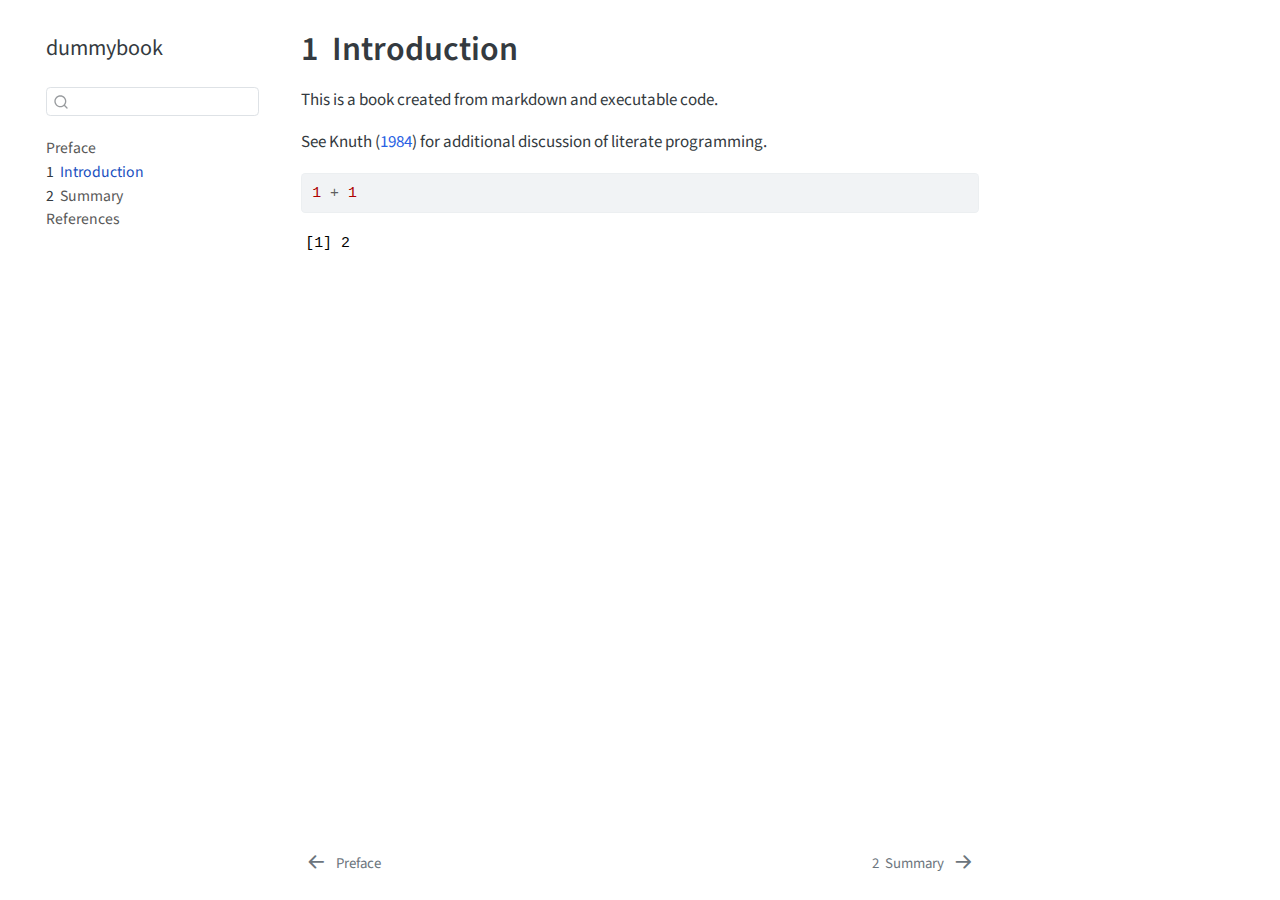
<file: _book/intro.html>
<!DOCTYPE html>
<html xmlns="http://www.w3.org/1999/xhtml" lang="en" xml:lang="en"><head>

<meta charset="utf-8">
<meta name="generator" content="quarto-1.4.553">

<meta name="viewport" content="width=device-width, initial-scale=1.0, user-scalable=yes">


<title>dummybook - 1&nbsp; Introduction</title>
<style>
code{white-space: pre-wrap;}
span.smallcaps{font-variant: small-caps;}
div.columns{display: flex; gap: min(4vw, 1.5em);}
div.column{flex: auto; overflow-x: auto;}
div.hanging-indent{margin-left: 1.5em; text-indent: -1.5em;}
ul.task-list{list-style: none;}
ul.task-list li input[type="checkbox"] {
  width: 0.8em;
  margin: 0 0.8em 0.2em -1em; /* quarto-specific, see https://github.com/quarto-dev/quarto-cli/issues/4556 */ 
  vertical-align: middle;
}
/* CSS for syntax highlighting */
pre > code.sourceCode { white-space: pre; position: relative; }
pre > code.sourceCode > span { line-height: 1.25; }
pre > code.sourceCode > span:empty { height: 1.2em; }
.sourceCode { overflow: visible; }
code.sourceCode > span { color: inherit; text-decoration: inherit; }
div.sourceCode { margin: 1em 0; }
pre.sourceCode { margin: 0; }
@media screen {
div.sourceCode { overflow: auto; }
}
@media print {
pre > code.sourceCode { white-space: pre-wrap; }
pre > code.sourceCode > span { text-indent: -5em; padding-left: 5em; }
}
pre.numberSource code
  { counter-reset: source-line 0; }
pre.numberSource code > span
  { position: relative; left: -4em; counter-increment: source-line; }
pre.numberSource code > span > a:first-child::before
  { content: counter(source-line);
    position: relative; left: -1em; text-align: right; vertical-align: baseline;
    border: none; display: inline-block;
    -webkit-touch-callout: none; -webkit-user-select: none;
    -khtml-user-select: none; -moz-user-select: none;
    -ms-user-select: none; user-select: none;
    padding: 0 4px; width: 4em;
  }
pre.numberSource { margin-left: 3em;  padding-left: 4px; }
div.sourceCode
  {   }
@media screen {
pre > code.sourceCode > span > a:first-child::before { text-decoration: underline; }
}
/* CSS for citations */
div.csl-bib-body { }
div.csl-entry {
  clear: both;
  margin-bottom: 0em;
}
.hanging-indent div.csl-entry {
  margin-left:2em;
  text-indent:-2em;
}
div.csl-left-margin {
  min-width:2em;
  float:left;
}
div.csl-right-inline {
  margin-left:2em;
  padding-left:1em;
}
div.csl-indent {
  margin-left: 2em;
}</style>


<script src="site_libs/quarto-nav/quarto-nav.js"></script>
<script src="site_libs/quarto-nav/headroom.min.js"></script>
<script src="site_libs/clipboard/clipboard.min.js"></script>
<script src="site_libs/quarto-search/autocomplete.umd.js"></script>
<script src="site_libs/quarto-search/fuse.min.js"></script>
<script src="site_libs/quarto-search/quarto-search.js"></script>
<meta name="quarto:offset" content="./">
<link href="./summary.html" rel="next">
<link href="./index.html" rel="prev">
<script src="site_libs/quarto-html/quarto.js"></script>
<script src="site_libs/quarto-html/popper.min.js"></script>
<script src="site_libs/quarto-html/tippy.umd.min.js"></script>
<script src="site_libs/quarto-html/anchor.min.js"></script>
<link href="site_libs/quarto-html/tippy.css" rel="stylesheet">
<link href="site_libs/quarto-html/quarto-syntax-highlighting.css" rel="stylesheet" id="quarto-text-highlighting-styles">
<script src="site_libs/bootstrap/bootstrap.min.js"></script>
<link href="site_libs/bootstrap/bootstrap-icons.css" rel="stylesheet">
<link href="site_libs/bootstrap/bootstrap.min.css" rel="stylesheet" id="quarto-bootstrap" data-mode="light">
<script id="quarto-search-options" type="application/json">{
  "location": "sidebar",
  "copy-button": false,
  "collapse-after": 3,
  "panel-placement": "start",
  "type": "textbox",
  "limit": 50,
  "keyboard-shortcut": [
    "f",
    "/",
    "s"
  ],
  "show-item-context": false,
  "language": {
    "search-no-results-text": "No results",
    "search-matching-documents-text": "matching documents",
    "search-copy-link-title": "Copy link to search",
    "search-hide-matches-text": "Hide additional matches",
    "search-more-match-text": "more match in this document",
    "search-more-matches-text": "more matches in this document",
    "search-clear-button-title": "Clear",
    "search-text-placeholder": "",
    "search-detached-cancel-button-title": "Cancel",
    "search-submit-button-title": "Submit",
    "search-label": "Search"
  }
}</script>


</head>

<body class="nav-sidebar floating">

<div id="quarto-search-results"></div>
  <header id="quarto-header" class="headroom fixed-top">
  <nav class="quarto-secondary-nav">
    <div class="container-fluid d-flex">
      <button type="button" class="quarto-btn-toggle btn" data-bs-toggle="collapse" data-bs-target=".quarto-sidebar-collapse-item" aria-controls="quarto-sidebar" aria-expanded="false" aria-label="Toggle sidebar navigation" onclick="if (window.quartoToggleHeadroom) { window.quartoToggleHeadroom(); }">
        <i class="bi bi-layout-text-sidebar-reverse"></i>
      </button>
        <nav class="quarto-page-breadcrumbs" aria-label="breadcrumb"><ol class="breadcrumb"><li class="breadcrumb-item"><a href="./intro.html"><span class="chapter-number">1</span>&nbsp; <span class="chapter-title">Introduction</span></a></li></ol></nav>
        <a class="flex-grow-1" role="button" data-bs-toggle="collapse" data-bs-target=".quarto-sidebar-collapse-item" aria-controls="quarto-sidebar" aria-expanded="false" aria-label="Toggle sidebar navigation" onclick="if (window.quartoToggleHeadroom) { window.quartoToggleHeadroom(); }">      
        </a>
      <button type="button" class="btn quarto-search-button" aria-label="" onclick="window.quartoOpenSearch();">
        <i class="bi bi-search"></i>
      </button>
    </div>
  </nav>
</header>
<!-- content -->
<div id="quarto-content" class="quarto-container page-columns page-rows-contents page-layout-article">
<!-- sidebar -->
  <nav id="quarto-sidebar" class="sidebar collapse collapse-horizontal quarto-sidebar-collapse-item sidebar-navigation floating overflow-auto">
    <div class="pt-lg-2 mt-2 text-left sidebar-header">
    <div class="sidebar-title mb-0 py-0">
      <a href="./">dummybook</a> 
    </div>
      </div>
        <div class="mt-2 flex-shrink-0 align-items-center">
        <div class="sidebar-search">
        <div id="quarto-search" class="" title="Search"></div>
        </div>
        </div>
    <div class="sidebar-menu-container"> 
    <ul class="list-unstyled mt-1">
        <li class="sidebar-item">
  <div class="sidebar-item-container"> 
  <a href="./index.html" class="sidebar-item-text sidebar-link">
 <span class="menu-text">Preface</span></a>
  </div>
</li>
        <li class="sidebar-item">
  <div class="sidebar-item-container"> 
  <a href="./intro.html" class="sidebar-item-text sidebar-link active">
 <span class="menu-text"><span class="chapter-number">1</span>&nbsp; <span class="chapter-title">Introduction</span></span></a>
  </div>
</li>
        <li class="sidebar-item">
  <div class="sidebar-item-container"> 
  <a href="./summary.html" class="sidebar-item-text sidebar-link">
 <span class="menu-text"><span class="chapter-number">2</span>&nbsp; <span class="chapter-title">Summary</span></span></a>
  </div>
</li>
        <li class="sidebar-item">
  <div class="sidebar-item-container"> 
  <a href="./references.html" class="sidebar-item-text sidebar-link">
 <span class="menu-text">References</span></a>
  </div>
</li>
    </ul>
    </div>
</nav>
<div id="quarto-sidebar-glass" class="quarto-sidebar-collapse-item" data-bs-toggle="collapse" data-bs-target=".quarto-sidebar-collapse-item"></div>
<!-- margin-sidebar -->
    <div id="quarto-margin-sidebar" class="sidebar margin-sidebar">
        
    </div>
<!-- main -->
<main class="content" id="quarto-document-content">

<header id="title-block-header" class="quarto-title-block default">
<div class="quarto-title">
<h1 class="title"><span class="chapter-number">1</span>&nbsp; <span class="chapter-title">Introduction</span></h1>
</div>



<div class="quarto-title-meta">

    
  
    
  </div>
  


</header>


<p>This is a book created from markdown and executable code.</p>
<p>See <span class="citation" data-cites="knuth84">Knuth (<a href="references.html#ref-knuth84" role="doc-biblioref">1984</a>)</span> for additional discussion of literate programming.</p>
<div class="cell">
<div class="sourceCode cell-code" id="cb1"><pre class="sourceCode r code-with-copy"><code class="sourceCode r"><span id="cb1-1"><a href="#cb1-1" aria-hidden="true" tabindex="-1"></a><span class="dv">1</span> <span class="sc">+</span> <span class="dv">1</span></span></code><button title="Copy to Clipboard" class="code-copy-button"><i class="bi"></i></button></pre></div>
<div class="cell-output cell-output-stdout">
<pre><code>[1] 2</code></pre>
</div>
</div>


<div id="refs" class="references csl-bib-body hanging-indent" data-entry-spacing="0" role="list" style="display: none">
<div id="ref-knuth84" class="csl-entry" role="listitem">
Knuth, Donald E. 1984. <span>“Literate Programming.”</span> <em>Comput. J.</em> 27 (2): 97–111. <a href="https://doi.org/10.1093/comjnl/27.2.97">https://doi.org/10.1093/comjnl/27.2.97</a>.
</div>
</div>

</main> <!-- /main -->
<script id="quarto-html-after-body" type="application/javascript">
window.document.addEventListener("DOMContentLoaded", function (event) {
  const toggleBodyColorMode = (bsSheetEl) => {
    const mode = bsSheetEl.getAttribute("data-mode");
    const bodyEl = window.document.querySelector("body");
    if (mode === "dark") {
      bodyEl.classList.add("quarto-dark");
      bodyEl.classList.remove("quarto-light");
    } else {
      bodyEl.classList.add("quarto-light");
      bodyEl.classList.remove("quarto-dark");
    }
  }
  const toggleBodyColorPrimary = () => {
    const bsSheetEl = window.document.querySelector("link#quarto-bootstrap");
    if (bsSheetEl) {
      toggleBodyColorMode(bsSheetEl);
    }
  }
  toggleBodyColorPrimary();  
  const icon = "";
  const anchorJS = new window.AnchorJS();
  anchorJS.options = {
    placement: 'right',
    icon: icon
  };
  anchorJS.add('.anchored');
  const isCodeAnnotation = (el) => {
    for (const clz of el.classList) {
      if (clz.startsWith('code-annotation-')) {                     
        return true;
      }
    }
    return false;
  }
  const clipboard = new window.ClipboardJS('.code-copy-button', {
    text: function(trigger) {
      const codeEl = trigger.previousElementSibling.cloneNode(true);
      for (const childEl of codeEl.children) {
        if (isCodeAnnotation(childEl)) {
          childEl.remove();
        }
      }
      return codeEl.innerText;
    }
  });
  clipboard.on('success', function(e) {
    // button target
    const button = e.trigger;
    // don't keep focus
    button.blur();
    // flash "checked"
    button.classList.add('code-copy-button-checked');
    var currentTitle = button.getAttribute("title");
    button.setAttribute("title", "Copied!");
    let tooltip;
    if (window.bootstrap) {
      button.setAttribute("data-bs-toggle", "tooltip");
      button.setAttribute("data-bs-placement", "left");
      button.setAttribute("data-bs-title", "Copied!");
      tooltip = new bootstrap.Tooltip(button, 
        { trigger: "manual", 
          customClass: "code-copy-button-tooltip",
          offset: [0, -8]});
      tooltip.show();    
    }
    setTimeout(function() {
      if (tooltip) {
        tooltip.hide();
        button.removeAttribute("data-bs-title");
        button.removeAttribute("data-bs-toggle");
        button.removeAttribute("data-bs-placement");
      }
      button.setAttribute("title", currentTitle);
      button.classList.remove('code-copy-button-checked');
    }, 1000);
    // clear code selection
    e.clearSelection();
  });
    var localhostRegex = new RegExp(/^(?:http|https):\/\/localhost\:?[0-9]*\//);
    var mailtoRegex = new RegExp(/^mailto:/);
      var filterRegex = new RegExp('/' + window.location.host + '/');
    var isInternal = (href) => {
        return filterRegex.test(href) || localhostRegex.test(href) || mailtoRegex.test(href);
    }
    // Inspect non-navigation links and adorn them if external
 	var links = window.document.querySelectorAll('a[href]:not(.nav-link):not(.navbar-brand):not(.toc-action):not(.sidebar-link):not(.sidebar-item-toggle):not(.pagination-link):not(.no-external):not([aria-hidden]):not(.dropdown-item):not(.quarto-navigation-tool)');
    for (var i=0; i<links.length; i++) {
      const link = links[i];
      if (!isInternal(link.href)) {
        // undo the damage that might have been done by quarto-nav.js in the case of
        // links that we want to consider external
        if (link.dataset.originalHref !== undefined) {
          link.href = link.dataset.originalHref;
        }
      }
    }
  function tippyHover(el, contentFn, onTriggerFn, onUntriggerFn) {
    const config = {
      allowHTML: true,
      maxWidth: 500,
      delay: 100,
      arrow: false,
      appendTo: function(el) {
          return el.parentElement;
      },
      interactive: true,
      interactiveBorder: 10,
      theme: 'quarto',
      placement: 'bottom-start',
    };
    if (contentFn) {
      config.content = contentFn;
    }
    if (onTriggerFn) {
      config.onTrigger = onTriggerFn;
    }
    if (onUntriggerFn) {
      config.onUntrigger = onUntriggerFn;
    }
    window.tippy(el, config); 
  }
  const noterefs = window.document.querySelectorAll('a[role="doc-noteref"]');
  for (var i=0; i<noterefs.length; i++) {
    const ref = noterefs[i];
    tippyHover(ref, function() {
      // use id or data attribute instead here
      let href = ref.getAttribute('data-footnote-href') || ref.getAttribute('href');
      try { href = new URL(href).hash; } catch {}
      const id = href.replace(/^#\/?/, "");
      const note = window.document.getElementById(id);
      if (note) {
        return note.innerHTML;
      } else {
        return "";
      }
    });
  }
  const xrefs = window.document.querySelectorAll('a.quarto-xref');
  const processXRef = (id, note) => {
    // Strip column container classes
    const stripColumnClz = (el) => {
      el.classList.remove("page-full", "page-columns");
      if (el.children) {
        for (const child of el.children) {
          stripColumnClz(child);
        }
      }
    }
    stripColumnClz(note)
    if (id === null || id.startsWith('sec-')) {
      // Special case sections, only their first couple elements
      const container = document.createElement("div");
      if (note.children && note.children.length > 2) {
        container.appendChild(note.children[0].cloneNode(true));
        for (let i = 1; i < note.children.length; i++) {
          const child = note.children[i];
          if (child.tagName === "P" && child.innerText === "") {
            continue;
          } else {
            container.appendChild(child.cloneNode(true));
            break;
          }
        }
        if (window.Quarto?.typesetMath) {
          window.Quarto.typesetMath(container);
        }
        return container.innerHTML
      } else {
        if (window.Quarto?.typesetMath) {
          window.Quarto.typesetMath(note);
        }
        return note.innerHTML;
      }
    } else {
      // Remove any anchor links if they are present
      const anchorLink = note.querySelector('a.anchorjs-link');
      if (anchorLink) {
        anchorLink.remove();
      }
      if (window.Quarto?.typesetMath) {
        window.Quarto.typesetMath(note);
      }
      // TODO in 1.5, we should make sure this works without a callout special case
      if (note.classList.contains("callout")) {
        return note.outerHTML;
      } else {
        return note.innerHTML;
      }
    }
  }
  for (var i=0; i<xrefs.length; i++) {
    const xref = xrefs[i];
    tippyHover(xref, undefined, function(instance) {
      instance.disable();
      let url = xref.getAttribute('href');
      let hash = undefined; 
      if (url.startsWith('#')) {
        hash = url;
      } else {
        try { hash = new URL(url).hash; } catch {}
      }
      if (hash) {
        const id = hash.replace(/^#\/?/, "");
        const note = window.document.getElementById(id);
        if (note !== null) {
          try {
            const html = processXRef(id, note.cloneNode(true));
            instance.setContent(html);
          } finally {
            instance.enable();
            instance.show();
          }
        } else {
          // See if we can fetch this
          fetch(url.split('#')[0])
          .then(res => res.text())
          .then(html => {
            const parser = new DOMParser();
            const htmlDoc = parser.parseFromString(html, "text/html");
            const note = htmlDoc.getElementById(id);
            if (note !== null) {
              const html = processXRef(id, note);
              instance.setContent(html);
            } 
          }).finally(() => {
            instance.enable();
            instance.show();
          });
        }
      } else {
        // See if we can fetch a full url (with no hash to target)
        // This is a special case and we should probably do some content thinning / targeting
        fetch(url)
        .then(res => res.text())
        .then(html => {
          const parser = new DOMParser();
          const htmlDoc = parser.parseFromString(html, "text/html");
          const note = htmlDoc.querySelector('main.content');
          if (note !== null) {
            // This should only happen for chapter cross references
            // (since there is no id in the URL)
            // remove the first header
            if (note.children.length > 0 && note.children[0].tagName === "HEADER") {
              note.children[0].remove();
            }
            const html = processXRef(null, note);
            instance.setContent(html);
          } 
        }).finally(() => {
          instance.enable();
          instance.show();
        });
      }
    }, function(instance) {
    });
  }
      let selectedAnnoteEl;
      const selectorForAnnotation = ( cell, annotation) => {
        let cellAttr = 'data-code-cell="' + cell + '"';
        let lineAttr = 'data-code-annotation="' +  annotation + '"';
        const selector = 'span[' + cellAttr + '][' + lineAttr + ']';
        return selector;
      }
      const selectCodeLines = (annoteEl) => {
        const doc = window.document;
        const targetCell = annoteEl.getAttribute("data-target-cell");
        const targetAnnotation = annoteEl.getAttribute("data-target-annotation");
        const annoteSpan = window.document.querySelector(selectorForAnnotation(targetCell, targetAnnotation));
        const lines = annoteSpan.getAttribute("data-code-lines").split(",");
        const lineIds = lines.map((line) => {
          return targetCell + "-" + line;
        })
        let top = null;
        let height = null;
        let parent = null;
        if (lineIds.length > 0) {
            //compute the position of the single el (top and bottom and make a div)
            const el = window.document.getElementById(lineIds[0]);
            top = el.offsetTop;
            height = el.offsetHeight;
            parent = el.parentElement.parentElement;
          if (lineIds.length > 1) {
            const lastEl = window.document.getElementById(lineIds[lineIds.length - 1]);
            const bottom = lastEl.offsetTop + lastEl.offsetHeight;
            height = bottom - top;
          }
          if (top !== null && height !== null && parent !== null) {
            // cook up a div (if necessary) and position it 
            let div = window.document.getElementById("code-annotation-line-highlight");
            if (div === null) {
              div = window.document.createElement("div");
              div.setAttribute("id", "code-annotation-line-highlight");
              div.style.position = 'absolute';
              parent.appendChild(div);
            }
            div.style.top = top - 2 + "px";
            div.style.height = height + 4 + "px";
            div.style.left = 0;
            let gutterDiv = window.document.getElementById("code-annotation-line-highlight-gutter");
            if (gutterDiv === null) {
              gutterDiv = window.document.createElement("div");
              gutterDiv.setAttribute("id", "code-annotation-line-highlight-gutter");
              gutterDiv.style.position = 'absolute';
              const codeCell = window.document.getElementById(targetCell);
              const gutter = codeCell.querySelector('.code-annotation-gutter');
              gutter.appendChild(gutterDiv);
            }
            gutterDiv.style.top = top - 2 + "px";
            gutterDiv.style.height = height + 4 + "px";
          }
          selectedAnnoteEl = annoteEl;
        }
      };
      const unselectCodeLines = () => {
        const elementsIds = ["code-annotation-line-highlight", "code-annotation-line-highlight-gutter"];
        elementsIds.forEach((elId) => {
          const div = window.document.getElementById(elId);
          if (div) {
            div.remove();
          }
        });
        selectedAnnoteEl = undefined;
      };
        // Handle positioning of the toggle
    window.addEventListener(
      "resize",
      throttle(() => {
        elRect = undefined;
        if (selectedAnnoteEl) {
          selectCodeLines(selectedAnnoteEl);
        }
      }, 10)
    );
    function throttle(fn, ms) {
    let throttle = false;
    let timer;
      return (...args) => {
        if(!throttle) { // first call gets through
            fn.apply(this, args);
            throttle = true;
        } else { // all the others get throttled
            if(timer) clearTimeout(timer); // cancel #2
            timer = setTimeout(() => {
              fn.apply(this, args);
              timer = throttle = false;
            }, ms);
        }
      };
    }
      // Attach click handler to the DT
      const annoteDls = window.document.querySelectorAll('dt[data-target-cell]');
      for (const annoteDlNode of annoteDls) {
        annoteDlNode.addEventListener('click', (event) => {
          const clickedEl = event.target;
          if (clickedEl !== selectedAnnoteEl) {
            unselectCodeLines();
            const activeEl = window.document.querySelector('dt[data-target-cell].code-annotation-active');
            if (activeEl) {
              activeEl.classList.remove('code-annotation-active');
            }
            selectCodeLines(clickedEl);
            clickedEl.classList.add('code-annotation-active');
          } else {
            // Unselect the line
            unselectCodeLines();
            clickedEl.classList.remove('code-annotation-active');
          }
        });
      }
  const findCites = (el) => {
    const parentEl = el.parentElement;
    if (parentEl) {
      const cites = parentEl.dataset.cites;
      if (cites) {
        return {
          el,
          cites: cites.split(' ')
        };
      } else {
        return findCites(el.parentElement)
      }
    } else {
      return undefined;
    }
  };
  var bibliorefs = window.document.querySelectorAll('a[role="doc-biblioref"]');
  for (var i=0; i<bibliorefs.length; i++) {
    const ref = bibliorefs[i];
    const citeInfo = findCites(ref);
    if (citeInfo) {
      tippyHover(citeInfo.el, function() {
        var popup = window.document.createElement('div');
        citeInfo.cites.forEach(function(cite) {
          var citeDiv = window.document.createElement('div');
          citeDiv.classList.add('hanging-indent');
          citeDiv.classList.add('csl-entry');
          var biblioDiv = window.document.getElementById('ref-' + cite);
          if (biblioDiv) {
            citeDiv.innerHTML = biblioDiv.innerHTML;
          }
          popup.appendChild(citeDiv);
        });
        return popup.innerHTML;
      });
    }
  }
});
</script>
<nav class="page-navigation">
  <div class="nav-page nav-page-previous">
      <a href="./index.html" class="pagination-link" aria-label="Preface">
        <i class="bi bi-arrow-left-short"></i> <span class="nav-page-text">Preface</span>
      </a>          
  </div>
  <div class="nav-page nav-page-next">
      <a href="./summary.html" class="pagination-link" aria-label="Summary">
        <span class="nav-page-text"><span class="chapter-number">2</span>&nbsp; <span class="chapter-title">Summary</span></span> <i class="bi bi-arrow-right-short"></i>
      </a>
  </div>
</nav>
</div> <!-- /content -->




</body></html>
</file>
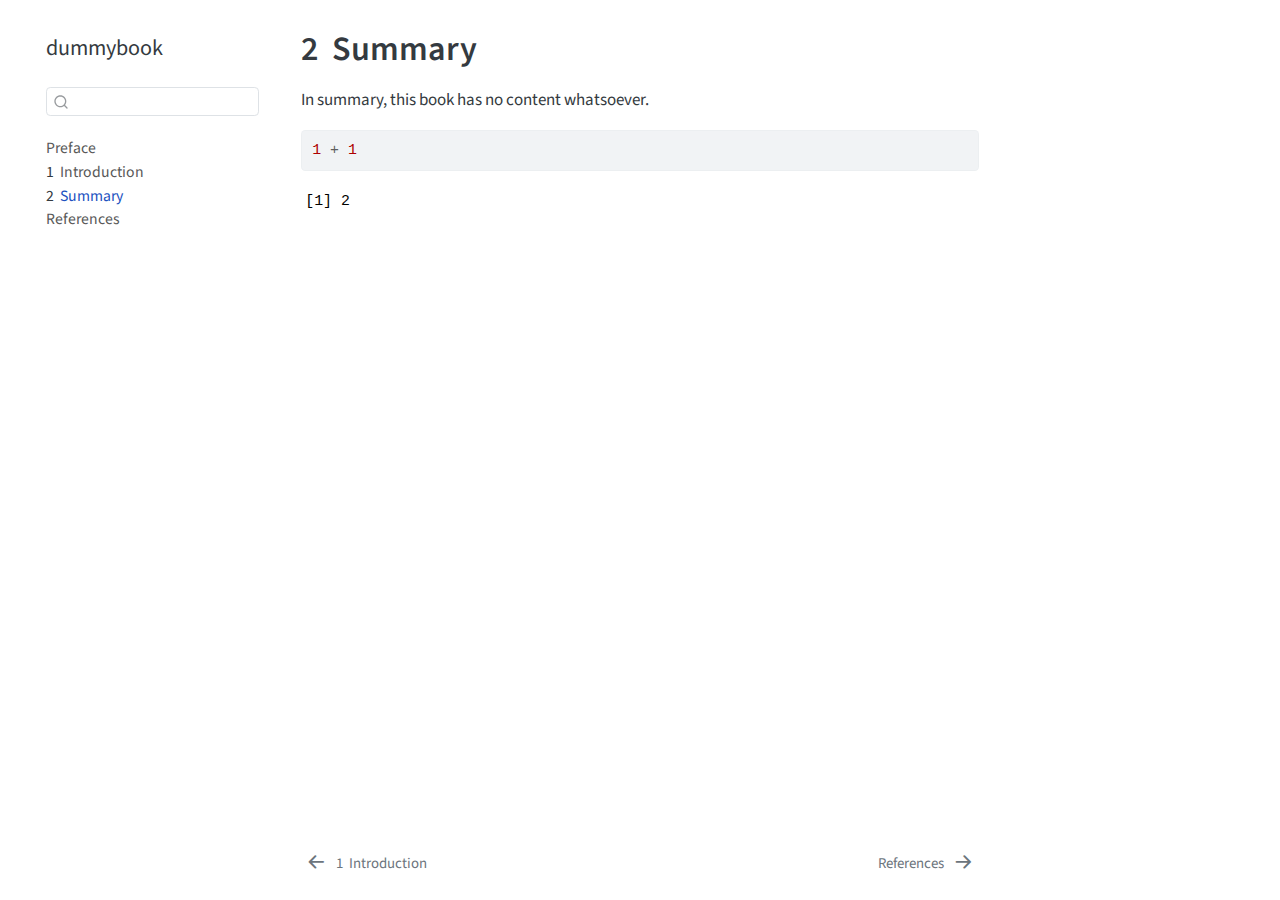
<file: _book/summary.html>
<!DOCTYPE html>
<html xmlns="http://www.w3.org/1999/xhtml" lang="en" xml:lang="en"><head>

<meta charset="utf-8">
<meta name="generator" content="quarto-1.4.553">

<meta name="viewport" content="width=device-width, initial-scale=1.0, user-scalable=yes">


<title>dummybook - 2&nbsp; Summary</title>
<style>
code{white-space: pre-wrap;}
span.smallcaps{font-variant: small-caps;}
div.columns{display: flex; gap: min(4vw, 1.5em);}
div.column{flex: auto; overflow-x: auto;}
div.hanging-indent{margin-left: 1.5em; text-indent: -1.5em;}
ul.task-list{list-style: none;}
ul.task-list li input[type="checkbox"] {
  width: 0.8em;
  margin: 0 0.8em 0.2em -1em; /* quarto-specific, see https://github.com/quarto-dev/quarto-cli/issues/4556 */ 
  vertical-align: middle;
}
/* CSS for syntax highlighting */
pre > code.sourceCode { white-space: pre; position: relative; }
pre > code.sourceCode > span { line-height: 1.25; }
pre > code.sourceCode > span:empty { height: 1.2em; }
.sourceCode { overflow: visible; }
code.sourceCode > span { color: inherit; text-decoration: inherit; }
div.sourceCode { margin: 1em 0; }
pre.sourceCode { margin: 0; }
@media screen {
div.sourceCode { overflow: auto; }
}
@media print {
pre > code.sourceCode { white-space: pre-wrap; }
pre > code.sourceCode > span { text-indent: -5em; padding-left: 5em; }
}
pre.numberSource code
  { counter-reset: source-line 0; }
pre.numberSource code > span
  { position: relative; left: -4em; counter-increment: source-line; }
pre.numberSource code > span > a:first-child::before
  { content: counter(source-line);
    position: relative; left: -1em; text-align: right; vertical-align: baseline;
    border: none; display: inline-block;
    -webkit-touch-callout: none; -webkit-user-select: none;
    -khtml-user-select: none; -moz-user-select: none;
    -ms-user-select: none; user-select: none;
    padding: 0 4px; width: 4em;
  }
pre.numberSource { margin-left: 3em;  padding-left: 4px; }
div.sourceCode
  {   }
@media screen {
pre > code.sourceCode > span > a:first-child::before { text-decoration: underline; }
}
</style>


<script src="site_libs/quarto-nav/quarto-nav.js"></script>
<script src="site_libs/quarto-nav/headroom.min.js"></script>
<script src="site_libs/clipboard/clipboard.min.js"></script>
<script src="site_libs/quarto-search/autocomplete.umd.js"></script>
<script src="site_libs/quarto-search/fuse.min.js"></script>
<script src="site_libs/quarto-search/quarto-search.js"></script>
<meta name="quarto:offset" content="./">
<link href="./references.html" rel="next">
<link href="./intro.html" rel="prev">
<script src="site_libs/quarto-html/quarto.js"></script>
<script src="site_libs/quarto-html/popper.min.js"></script>
<script src="site_libs/quarto-html/tippy.umd.min.js"></script>
<script src="site_libs/quarto-html/anchor.min.js"></script>
<link href="site_libs/quarto-html/tippy.css" rel="stylesheet">
<link href="site_libs/quarto-html/quarto-syntax-highlighting.css" rel="stylesheet" id="quarto-text-highlighting-styles">
<script src="site_libs/bootstrap/bootstrap.min.js"></script>
<link href="site_libs/bootstrap/bootstrap-icons.css" rel="stylesheet">
<link href="site_libs/bootstrap/bootstrap.min.css" rel="stylesheet" id="quarto-bootstrap" data-mode="light">
<script id="quarto-search-options" type="application/json">{
  "location": "sidebar",
  "copy-button": false,
  "collapse-after": 3,
  "panel-placement": "start",
  "type": "textbox",
  "limit": 50,
  "keyboard-shortcut": [
    "f",
    "/",
    "s"
  ],
  "show-item-context": false,
  "language": {
    "search-no-results-text": "No results",
    "search-matching-documents-text": "matching documents",
    "search-copy-link-title": "Copy link to search",
    "search-hide-matches-text": "Hide additional matches",
    "search-more-match-text": "more match in this document",
    "search-more-matches-text": "more matches in this document",
    "search-clear-button-title": "Clear",
    "search-text-placeholder": "",
    "search-detached-cancel-button-title": "Cancel",
    "search-submit-button-title": "Submit",
    "search-label": "Search"
  }
}</script>


</head>

<body class="nav-sidebar floating">

<div id="quarto-search-results"></div>
  <header id="quarto-header" class="headroom fixed-top">
  <nav class="quarto-secondary-nav">
    <div class="container-fluid d-flex">
      <button type="button" class="quarto-btn-toggle btn" data-bs-toggle="collapse" data-bs-target=".quarto-sidebar-collapse-item" aria-controls="quarto-sidebar" aria-expanded="false" aria-label="Toggle sidebar navigation" onclick="if (window.quartoToggleHeadroom) { window.quartoToggleHeadroom(); }">
        <i class="bi bi-layout-text-sidebar-reverse"></i>
      </button>
        <nav class="quarto-page-breadcrumbs" aria-label="breadcrumb"><ol class="breadcrumb"><li class="breadcrumb-item"><a href="./summary.html"><span class="chapter-number">2</span>&nbsp; <span class="chapter-title">Summary</span></a></li></ol></nav>
        <a class="flex-grow-1" role="button" data-bs-toggle="collapse" data-bs-target=".quarto-sidebar-collapse-item" aria-controls="quarto-sidebar" aria-expanded="false" aria-label="Toggle sidebar navigation" onclick="if (window.quartoToggleHeadroom) { window.quartoToggleHeadroom(); }">      
        </a>
      <button type="button" class="btn quarto-search-button" aria-label="" onclick="window.quartoOpenSearch();">
        <i class="bi bi-search"></i>
      </button>
    </div>
  </nav>
</header>
<!-- content -->
<div id="quarto-content" class="quarto-container page-columns page-rows-contents page-layout-article">
<!-- sidebar -->
  <nav id="quarto-sidebar" class="sidebar collapse collapse-horizontal quarto-sidebar-collapse-item sidebar-navigation floating overflow-auto">
    <div class="pt-lg-2 mt-2 text-left sidebar-header">
    <div class="sidebar-title mb-0 py-0">
      <a href="./">dummybook</a> 
    </div>
      </div>
        <div class="mt-2 flex-shrink-0 align-items-center">
        <div class="sidebar-search">
        <div id="quarto-search" class="" title="Search"></div>
        </div>
        </div>
    <div class="sidebar-menu-container"> 
    <ul class="list-unstyled mt-1">
        <li class="sidebar-item">
  <div class="sidebar-item-container"> 
  <a href="./index.html" class="sidebar-item-text sidebar-link">
 <span class="menu-text">Preface</span></a>
  </div>
</li>
        <li class="sidebar-item">
  <div class="sidebar-item-container"> 
  <a href="./intro.html" class="sidebar-item-text sidebar-link">
 <span class="menu-text"><span class="chapter-number">1</span>&nbsp; <span class="chapter-title">Introduction</span></span></a>
  </div>
</li>
        <li class="sidebar-item">
  <div class="sidebar-item-container"> 
  <a href="./summary.html" class="sidebar-item-text sidebar-link active">
 <span class="menu-text"><span class="chapter-number">2</span>&nbsp; <span class="chapter-title">Summary</span></span></a>
  </div>
</li>
        <li class="sidebar-item">
  <div class="sidebar-item-container"> 
  <a href="./references.html" class="sidebar-item-text sidebar-link">
 <span class="menu-text">References</span></a>
  </div>
</li>
    </ul>
    </div>
</nav>
<div id="quarto-sidebar-glass" class="quarto-sidebar-collapse-item" data-bs-toggle="collapse" data-bs-target=".quarto-sidebar-collapse-item"></div>
<!-- margin-sidebar -->
    <div id="quarto-margin-sidebar" class="sidebar margin-sidebar">
        
    </div>
<!-- main -->
<main class="content" id="quarto-document-content">

<header id="title-block-header" class="quarto-title-block default">
<div class="quarto-title">
<h1 class="title"><span class="chapter-number">2</span>&nbsp; <span class="chapter-title">Summary</span></h1>
</div>



<div class="quarto-title-meta">

    
  
    
  </div>
  


</header>


<p>In summary, this book has no content whatsoever.</p>
<div class="cell">
<div class="sourceCode cell-code" id="cb1"><pre class="sourceCode r code-with-copy"><code class="sourceCode r"><span id="cb1-1"><a href="#cb1-1" aria-hidden="true" tabindex="-1"></a><span class="dv">1</span> <span class="sc">+</span> <span class="dv">1</span></span></code><button title="Copy to Clipboard" class="code-copy-button"><i class="bi"></i></button></pre></div>
<div class="cell-output cell-output-stdout">
<pre><code>[1] 2</code></pre>
</div>
</div>



</main> <!-- /main -->
<script id="quarto-html-after-body" type="application/javascript">
window.document.addEventListener("DOMContentLoaded", function (event) {
  const toggleBodyColorMode = (bsSheetEl) => {
    const mode = bsSheetEl.getAttribute("data-mode");
    const bodyEl = window.document.querySelector("body");
    if (mode === "dark") {
      bodyEl.classList.add("quarto-dark");
      bodyEl.classList.remove("quarto-light");
    } else {
      bodyEl.classList.add("quarto-light");
      bodyEl.classList.remove("quarto-dark");
    }
  }
  const toggleBodyColorPrimary = () => {
    const bsSheetEl = window.document.querySelector("link#quarto-bootstrap");
    if (bsSheetEl) {
      toggleBodyColorMode(bsSheetEl);
    }
  }
  toggleBodyColorPrimary();  
  const icon = "";
  const anchorJS = new window.AnchorJS();
  anchorJS.options = {
    placement: 'right',
    icon: icon
  };
  anchorJS.add('.anchored');
  const isCodeAnnotation = (el) => {
    for (const clz of el.classList) {
      if (clz.startsWith('code-annotation-')) {                     
        return true;
      }
    }
    return false;
  }
  const clipboard = new window.ClipboardJS('.code-copy-button', {
    text: function(trigger) {
      const codeEl = trigger.previousElementSibling.cloneNode(true);
      for (const childEl of codeEl.children) {
        if (isCodeAnnotation(childEl)) {
          childEl.remove();
        }
      }
      return codeEl.innerText;
    }
  });
  clipboard.on('success', function(e) {
    // button target
    const button = e.trigger;
    // don't keep focus
    button.blur();
    // flash "checked"
    button.classList.add('code-copy-button-checked');
    var currentTitle = button.getAttribute("title");
    button.setAttribute("title", "Copied!");
    let tooltip;
    if (window.bootstrap) {
      button.setAttribute("data-bs-toggle", "tooltip");
      button.setAttribute("data-bs-placement", "left");
      button.setAttribute("data-bs-title", "Copied!");
      tooltip = new bootstrap.Tooltip(button, 
        { trigger: "manual", 
          customClass: "code-copy-button-tooltip",
          offset: [0, -8]});
      tooltip.show();    
    }
    setTimeout(function() {
      if (tooltip) {
        tooltip.hide();
        button.removeAttribute("data-bs-title");
        button.removeAttribute("data-bs-toggle");
        button.removeAttribute("data-bs-placement");
      }
      button.setAttribute("title", currentTitle);
      button.classList.remove('code-copy-button-checked');
    }, 1000);
    // clear code selection
    e.clearSelection();
  });
    var localhostRegex = new RegExp(/^(?:http|https):\/\/localhost\:?[0-9]*\//);
    var mailtoRegex = new RegExp(/^mailto:/);
      var filterRegex = new RegExp('/' + window.location.host + '/');
    var isInternal = (href) => {
        return filterRegex.test(href) || localhostRegex.test(href) || mailtoRegex.test(href);
    }
    // Inspect non-navigation links and adorn them if external
 	var links = window.document.querySelectorAll('a[href]:not(.nav-link):not(.navbar-brand):not(.toc-action):not(.sidebar-link):not(.sidebar-item-toggle):not(.pagination-link):not(.no-external):not([aria-hidden]):not(.dropdown-item):not(.quarto-navigation-tool)');
    for (var i=0; i<links.length; i++) {
      const link = links[i];
      if (!isInternal(link.href)) {
        // undo the damage that might have been done by quarto-nav.js in the case of
        // links that we want to consider external
        if (link.dataset.originalHref !== undefined) {
          link.href = link.dataset.originalHref;
        }
      }
    }
  function tippyHover(el, contentFn, onTriggerFn, onUntriggerFn) {
    const config = {
      allowHTML: true,
      maxWidth: 500,
      delay: 100,
      arrow: false,
      appendTo: function(el) {
          return el.parentElement;
      },
      interactive: true,
      interactiveBorder: 10,
      theme: 'quarto',
      placement: 'bottom-start',
    };
    if (contentFn) {
      config.content = contentFn;
    }
    if (onTriggerFn) {
      config.onTrigger = onTriggerFn;
    }
    if (onUntriggerFn) {
      config.onUntrigger = onUntriggerFn;
    }
    window.tippy(el, config); 
  }
  const noterefs = window.document.querySelectorAll('a[role="doc-noteref"]');
  for (var i=0; i<noterefs.length; i++) {
    const ref = noterefs[i];
    tippyHover(ref, function() {
      // use id or data attribute instead here
      let href = ref.getAttribute('data-footnote-href') || ref.getAttribute('href');
      try { href = new URL(href).hash; } catch {}
      const id = href.replace(/^#\/?/, "");
      const note = window.document.getElementById(id);
      if (note) {
        return note.innerHTML;
      } else {
        return "";
      }
    });
  }
  const xrefs = window.document.querySelectorAll('a.quarto-xref');
  const processXRef = (id, note) => {
    // Strip column container classes
    const stripColumnClz = (el) => {
      el.classList.remove("page-full", "page-columns");
      if (el.children) {
        for (const child of el.children) {
          stripColumnClz(child);
        }
      }
    }
    stripColumnClz(note)
    if (id === null || id.startsWith('sec-')) {
      // Special case sections, only their first couple elements
      const container = document.createElement("div");
      if (note.children && note.children.length > 2) {
        container.appendChild(note.children[0].cloneNode(true));
        for (let i = 1; i < note.children.length; i++) {
          const child = note.children[i];
          if (child.tagName === "P" && child.innerText === "") {
            continue;
          } else {
            container.appendChild(child.cloneNode(true));
            break;
          }
        }
        if (window.Quarto?.typesetMath) {
          window.Quarto.typesetMath(container);
        }
        return container.innerHTML
      } else {
        if (window.Quarto?.typesetMath) {
          window.Quarto.typesetMath(note);
        }
        return note.innerHTML;
      }
    } else {
      // Remove any anchor links if they are present
      const anchorLink = note.querySelector('a.anchorjs-link');
      if (anchorLink) {
        anchorLink.remove();
      }
      if (window.Quarto?.typesetMath) {
        window.Quarto.typesetMath(note);
      }
      // TODO in 1.5, we should make sure this works without a callout special case
      if (note.classList.contains("callout")) {
        return note.outerHTML;
      } else {
        return note.innerHTML;
      }
    }
  }
  for (var i=0; i<xrefs.length; i++) {
    const xref = xrefs[i];
    tippyHover(xref, undefined, function(instance) {
      instance.disable();
      let url = xref.getAttribute('href');
      let hash = undefined; 
      if (url.startsWith('#')) {
        hash = url;
      } else {
        try { hash = new URL(url).hash; } catch {}
      }
      if (hash) {
        const id = hash.replace(/^#\/?/, "");
        const note = window.document.getElementById(id);
        if (note !== null) {
          try {
            const html = processXRef(id, note.cloneNode(true));
            instance.setContent(html);
          } finally {
            instance.enable();
            instance.show();
          }
        } else {
          // See if we can fetch this
          fetch(url.split('#')[0])
          .then(res => res.text())
          .then(html => {
            const parser = new DOMParser();
            const htmlDoc = parser.parseFromString(html, "text/html");
            const note = htmlDoc.getElementById(id);
            if (note !== null) {
              const html = processXRef(id, note);
              instance.setContent(html);
            } 
          }).finally(() => {
            instance.enable();
            instance.show();
          });
        }
      } else {
        // See if we can fetch a full url (with no hash to target)
        // This is a special case and we should probably do some content thinning / targeting
        fetch(url)
        .then(res => res.text())
        .then(html => {
          const parser = new DOMParser();
          const htmlDoc = parser.parseFromString(html, "text/html");
          const note = htmlDoc.querySelector('main.content');
          if (note !== null) {
            // This should only happen for chapter cross references
            // (since there is no id in the URL)
            // remove the first header
            if (note.children.length > 0 && note.children[0].tagName === "HEADER") {
              note.children[0].remove();
            }
            const html = processXRef(null, note);
            instance.setContent(html);
          } 
        }).finally(() => {
          instance.enable();
          instance.show();
        });
      }
    }, function(instance) {
    });
  }
      let selectedAnnoteEl;
      const selectorForAnnotation = ( cell, annotation) => {
        let cellAttr = 'data-code-cell="' + cell + '"';
        let lineAttr = 'data-code-annotation="' +  annotation + '"';
        const selector = 'span[' + cellAttr + '][' + lineAttr + ']';
        return selector;
      }
      const selectCodeLines = (annoteEl) => {
        const doc = window.document;
        const targetCell = annoteEl.getAttribute("data-target-cell");
        const targetAnnotation = annoteEl.getAttribute("data-target-annotation");
        const annoteSpan = window.document.querySelector(selectorForAnnotation(targetCell, targetAnnotation));
        const lines = annoteSpan.getAttribute("data-code-lines").split(",");
        const lineIds = lines.map((line) => {
          return targetCell + "-" + line;
        })
        let top = null;
        let height = null;
        let parent = null;
        if (lineIds.length > 0) {
            //compute the position of the single el (top and bottom and make a div)
            const el = window.document.getElementById(lineIds[0]);
            top = el.offsetTop;
            height = el.offsetHeight;
            parent = el.parentElement.parentElement;
          if (lineIds.length > 1) {
            const lastEl = window.document.getElementById(lineIds[lineIds.length - 1]);
            const bottom = lastEl.offsetTop + lastEl.offsetHeight;
            height = bottom - top;
          }
          if (top !== null && height !== null && parent !== null) {
            // cook up a div (if necessary) and position it 
            let div = window.document.getElementById("code-annotation-line-highlight");
            if (div === null) {
              div = window.document.createElement("div");
              div.setAttribute("id", "code-annotation-line-highlight");
              div.style.position = 'absolute';
              parent.appendChild(div);
            }
            div.style.top = top - 2 + "px";
            div.style.height = height + 4 + "px";
            div.style.left = 0;
            let gutterDiv = window.document.getElementById("code-annotation-line-highlight-gutter");
            if (gutterDiv === null) {
              gutterDiv = window.document.createElement("div");
              gutterDiv.setAttribute("id", "code-annotation-line-highlight-gutter");
              gutterDiv.style.position = 'absolute';
              const codeCell = window.document.getElementById(targetCell);
              const gutter = codeCell.querySelector('.code-annotation-gutter');
              gutter.appendChild(gutterDiv);
            }
            gutterDiv.style.top = top - 2 + "px";
            gutterDiv.style.height = height + 4 + "px";
          }
          selectedAnnoteEl = annoteEl;
        }
      };
      const unselectCodeLines = () => {
        const elementsIds = ["code-annotation-line-highlight", "code-annotation-line-highlight-gutter"];
        elementsIds.forEach((elId) => {
          const div = window.document.getElementById(elId);
          if (div) {
            div.remove();
          }
        });
        selectedAnnoteEl = undefined;
      };
        // Handle positioning of the toggle
    window.addEventListener(
      "resize",
      throttle(() => {
        elRect = undefined;
        if (selectedAnnoteEl) {
          selectCodeLines(selectedAnnoteEl);
        }
      }, 10)
    );
    function throttle(fn, ms) {
    let throttle = false;
    let timer;
      return (...args) => {
        if(!throttle) { // first call gets through
            fn.apply(this, args);
            throttle = true;
        } else { // all the others get throttled
            if(timer) clearTimeout(timer); // cancel #2
            timer = setTimeout(() => {
              fn.apply(this, args);
              timer = throttle = false;
            }, ms);
        }
      };
    }
      // Attach click handler to the DT
      const annoteDls = window.document.querySelectorAll('dt[data-target-cell]');
      for (const annoteDlNode of annoteDls) {
        annoteDlNode.addEventListener('click', (event) => {
          const clickedEl = event.target;
          if (clickedEl !== selectedAnnoteEl) {
            unselectCodeLines();
            const activeEl = window.document.querySelector('dt[data-target-cell].code-annotation-active');
            if (activeEl) {
              activeEl.classList.remove('code-annotation-active');
            }
            selectCodeLines(clickedEl);
            clickedEl.classList.add('code-annotation-active');
          } else {
            // Unselect the line
            unselectCodeLines();
            clickedEl.classList.remove('code-annotation-active');
          }
        });
      }
  const findCites = (el) => {
    const parentEl = el.parentElement;
    if (parentEl) {
      const cites = parentEl.dataset.cites;
      if (cites) {
        return {
          el,
          cites: cites.split(' ')
        };
      } else {
        return findCites(el.parentElement)
      }
    } else {
      return undefined;
    }
  };
  var bibliorefs = window.document.querySelectorAll('a[role="doc-biblioref"]');
  for (var i=0; i<bibliorefs.length; i++) {
    const ref = bibliorefs[i];
    const citeInfo = findCites(ref);
    if (citeInfo) {
      tippyHover(citeInfo.el, function() {
        var popup = window.document.createElement('div');
        citeInfo.cites.forEach(function(cite) {
          var citeDiv = window.document.createElement('div');
          citeDiv.classList.add('hanging-indent');
          citeDiv.classList.add('csl-entry');
          var biblioDiv = window.document.getElementById('ref-' + cite);
          if (biblioDiv) {
            citeDiv.innerHTML = biblioDiv.innerHTML;
          }
          popup.appendChild(citeDiv);
        });
        return popup.innerHTML;
      });
    }
  }
});
</script>
<nav class="page-navigation">
  <div class="nav-page nav-page-previous">
      <a href="./intro.html" class="pagination-link" aria-label="Introduction">
        <i class="bi bi-arrow-left-short"></i> <span class="nav-page-text"><span class="chapter-number">1</span>&nbsp; <span class="chapter-title">Introduction</span></span>
      </a>          
  </div>
  <div class="nav-page nav-page-next">
      <a href="./references.html" class="pagination-link" aria-label="References">
        <span class="nav-page-text">References</span> <i class="bi bi-arrow-right-short"></i>
      </a>
  </div>
</nav>
</div> <!-- /content -->




</body></html>
</file>
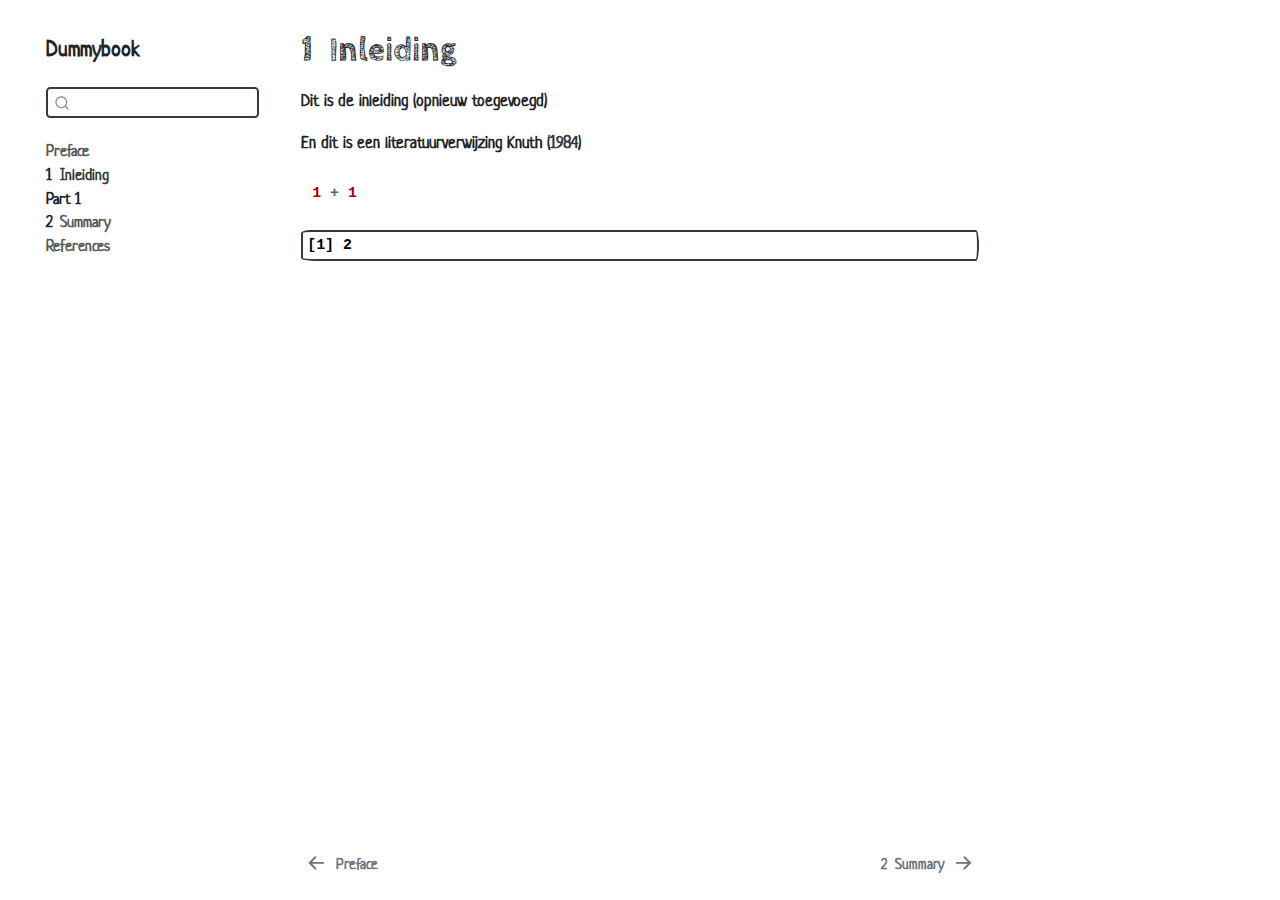
<file: docs/intro.html>
<!DOCTYPE html>
<html xmlns="http://www.w3.org/1999/xhtml" lang="en" xml:lang="en"><head>

<meta charset="utf-8">
<meta name="generator" content="quarto-1.4.553">

<meta name="viewport" content="width=device-width, initial-scale=1.0, user-scalable=yes">


<title>Dummybook - 1&nbsp; Inleiding</title>
<style>
code{white-space: pre-wrap;}
span.smallcaps{font-variant: small-caps;}
div.columns{display: flex; gap: min(4vw, 1.5em);}
div.column{flex: auto; overflow-x: auto;}
div.hanging-indent{margin-left: 1.5em; text-indent: -1.5em;}
ul.task-list{list-style: none;}
ul.task-list li input[type="checkbox"] {
  width: 0.8em;
  margin: 0 0.8em 0.2em -1em; /* quarto-specific, see https://github.com/quarto-dev/quarto-cli/issues/4556 */ 
  vertical-align: middle;
}
/* CSS for syntax highlighting */
pre > code.sourceCode { white-space: pre; position: relative; }
pre > code.sourceCode > span { line-height: 1.25; }
pre > code.sourceCode > span:empty { height: 1.2em; }
.sourceCode { overflow: visible; }
code.sourceCode > span { color: inherit; text-decoration: inherit; }
div.sourceCode { margin: 1em 0; }
pre.sourceCode { margin: 0; }
@media screen {
div.sourceCode { overflow: auto; }
}
@media print {
pre > code.sourceCode { white-space: pre-wrap; }
pre > code.sourceCode > span { text-indent: -5em; padding-left: 5em; }
}
pre.numberSource code
  { counter-reset: source-line 0; }
pre.numberSource code > span
  { position: relative; left: -4em; counter-increment: source-line; }
pre.numberSource code > span > a:first-child::before
  { content: counter(source-line);
    position: relative; left: -1em; text-align: right; vertical-align: baseline;
    border: none; display: inline-block;
    -webkit-touch-callout: none; -webkit-user-select: none;
    -khtml-user-select: none; -moz-user-select: none;
    -ms-user-select: none; user-select: none;
    padding: 0 4px; width: 4em;
  }
pre.numberSource { margin-left: 3em;  padding-left: 4px; }
div.sourceCode
  {   }
@media screen {
pre > code.sourceCode > span > a:first-child::before { text-decoration: underline; }
}
/* CSS for citations */
div.csl-bib-body { }
div.csl-entry {
  clear: both;
  margin-bottom: 0em;
}
.hanging-indent div.csl-entry {
  margin-left:2em;
  text-indent:-2em;
}
div.csl-left-margin {
  min-width:2em;
  float:left;
}
div.csl-right-inline {
  margin-left:2em;
  padding-left:1em;
}
div.csl-indent {
  margin-left: 2em;
}</style>


<script src="site_libs/quarto-nav/quarto-nav.js"></script>
<script src="site_libs/quarto-nav/headroom.min.js"></script>
<script src="site_libs/clipboard/clipboard.min.js"></script>
<script src="site_libs/quarto-search/autocomplete.umd.js"></script>
<script src="site_libs/quarto-search/fuse.min.js"></script>
<script src="site_libs/quarto-search/quarto-search.js"></script>
<meta name="quarto:offset" content="./">
<link href="./summary.html" rel="next">
<link href="./index.html" rel="prev">
<script src="site_libs/quarto-html/quarto.js"></script>
<script src="site_libs/quarto-html/popper.min.js"></script>
<script src="site_libs/quarto-html/tippy.umd.min.js"></script>
<script src="site_libs/quarto-html/anchor.min.js"></script>
<link href="site_libs/quarto-html/tippy.css" rel="stylesheet">
<link href="site_libs/quarto-html/quarto-syntax-highlighting.css" rel="stylesheet" id="quarto-text-highlighting-styles">
<script src="site_libs/bootstrap/bootstrap.min.js"></script>
<link href="site_libs/bootstrap/bootstrap-icons.css" rel="stylesheet">
<link href="site_libs/bootstrap/bootstrap.min.css" rel="stylesheet" id="quarto-bootstrap" data-mode="light">
<script id="quarto-search-options" type="application/json">{
  "location": "sidebar",
  "copy-button": false,
  "collapse-after": 3,
  "panel-placement": "start",
  "type": "textbox",
  "limit": 50,
  "keyboard-shortcut": [
    "f",
    "/",
    "s"
  ],
  "show-item-context": false,
  "language": {
    "search-no-results-text": "No results",
    "search-matching-documents-text": "matching documents",
    "search-copy-link-title": "Copy link to search",
    "search-hide-matches-text": "Hide additional matches",
    "search-more-match-text": "more match in this document",
    "search-more-matches-text": "more matches in this document",
    "search-clear-button-title": "Clear",
    "search-text-placeholder": "",
    "search-detached-cancel-button-title": "Cancel",
    "search-submit-button-title": "Submit",
    "search-label": "Search"
  }
}</script>


</head>

<body class="nav-sidebar floating">

<div id="quarto-search-results"></div>
  <header id="quarto-header" class="headroom fixed-top">
  <nav class="quarto-secondary-nav">
    <div class="container-fluid d-flex">
      <button type="button" class="quarto-btn-toggle btn" data-bs-toggle="collapse" data-bs-target=".quarto-sidebar-collapse-item" aria-controls="quarto-sidebar" aria-expanded="false" aria-label="Toggle sidebar navigation" onclick="if (window.quartoToggleHeadroom) { window.quartoToggleHeadroom(); }">
        <i class="bi bi-layout-text-sidebar-reverse"></i>
      </button>
        <nav class="quarto-page-breadcrumbs" aria-label="breadcrumb"><ol class="breadcrumb"><li class="breadcrumb-item"><a href="./intro.html"><span class="chapter-number">1</span>&nbsp; <span class="chapter-title">Inleiding</span></a></li></ol></nav>
        <a class="flex-grow-1" role="button" data-bs-toggle="collapse" data-bs-target=".quarto-sidebar-collapse-item" aria-controls="quarto-sidebar" aria-expanded="false" aria-label="Toggle sidebar navigation" onclick="if (window.quartoToggleHeadroom) { window.quartoToggleHeadroom(); }">      
        </a>
      <button type="button" class="btn quarto-search-button" aria-label="" onclick="window.quartoOpenSearch();">
        <i class="bi bi-search"></i>
      </button>
    </div>
  </nav>
</header>
<!-- content -->
<div id="quarto-content" class="quarto-container page-columns page-rows-contents page-layout-article">
<!-- sidebar -->
  <nav id="quarto-sidebar" class="sidebar collapse collapse-horizontal quarto-sidebar-collapse-item sidebar-navigation floating overflow-auto">
    <div class="pt-lg-2 mt-2 text-left sidebar-header">
    <div class="sidebar-title mb-0 py-0">
      <a href="./">Dummybook</a> 
    </div>
      </div>
        <div class="mt-2 flex-shrink-0 align-items-center">
        <div class="sidebar-search">
        <div id="quarto-search" class="" title="Search"></div>
        </div>
        </div>
    <div class="sidebar-menu-container"> 
    <ul class="list-unstyled mt-1">
        <li class="sidebar-item">
  <div class="sidebar-item-container"> 
  <a href="./index.html" class="sidebar-item-text sidebar-link">
 <span class="menu-text">Preface</span></a>
  </div>
</li>
        <li class="sidebar-item">
  <div class="sidebar-item-container"> 
  <a href="./intro.html" class="sidebar-item-text sidebar-link active">
 <span class="menu-text"><span class="chapter-number">1</span>&nbsp; <span class="chapter-title">Inleiding</span></span></a>
  </div>
</li>
        <li class="sidebar-item sidebar-item-section">
      <span class="sidebar-item-text sidebar-link text-start">
 <span class="menu-text">Part 1</span></span>
  </li>
        <li class="sidebar-item">
  <div class="sidebar-item-container"> 
  <a href="./summary.html" class="sidebar-item-text sidebar-link">
 <span class="menu-text"><span class="chapter-number">2</span>&nbsp; <span class="chapter-title">Summary</span></span></a>
  </div>
</li>
        <li class="sidebar-item">
  <div class="sidebar-item-container"> 
  <a href="./references.html" class="sidebar-item-text sidebar-link">
 <span class="menu-text">References</span></a>
  </div>
</li>
    </ul>
    </div>
</nav>
<div id="quarto-sidebar-glass" class="quarto-sidebar-collapse-item" data-bs-toggle="collapse" data-bs-target=".quarto-sidebar-collapse-item"></div>
<!-- margin-sidebar -->
    <div id="quarto-margin-sidebar" class="sidebar margin-sidebar">
        
    </div>
<!-- main -->
<main class="content" id="quarto-document-content">

<header id="title-block-header" class="quarto-title-block default">
<div class="quarto-title">
<h1 class="title"><span class="chapter-number">1</span>&nbsp; <span class="chapter-title">Inleiding</span></h1>
</div>



<div class="quarto-title-meta">

    
  
    
  </div>
  


</header>


<p>Dit is de inleiding (opnieuw toegevoegd)</p>
<p>En dit is een literatuurverwijzing <span class="citation" data-cites="knuth84">Knuth (<a href="references.html#ref-knuth84" role="doc-biblioref">1984</a>)</span></p>
<div class="cell">
<div class="sourceCode cell-code" id="cb1"><pre class="sourceCode r code-with-copy"><code class="sourceCode r"><span id="cb1-1"><a href="#cb1-1" aria-hidden="true" tabindex="-1"></a><span class="dv">1</span> <span class="sc">+</span> <span class="dv">1</span></span></code><button title="Copy to Clipboard" class="code-copy-button"><i class="bi"></i></button></pre></div>
<div class="cell-output cell-output-stdout">
<pre><code>[1] 2</code></pre>
</div>
</div>


<div id="refs" class="references csl-bib-body hanging-indent" data-entry-spacing="0" role="list" style="display: none">
<div id="ref-knuth84" class="csl-entry" role="listitem">
Knuth, Donald E. 1984. <span>“Literate Programming.”</span> <em>Comput. J.</em> 27 (2): 97–111. <a href="https://doi.org/10.1093/comjnl/27.2.97">https://doi.org/10.1093/comjnl/27.2.97</a>.
</div>
</div>

</main> <!-- /main -->
<script id="quarto-html-after-body" type="application/javascript">
window.document.addEventListener("DOMContentLoaded", function (event) {
  const toggleBodyColorMode = (bsSheetEl) => {
    const mode = bsSheetEl.getAttribute("data-mode");
    const bodyEl = window.document.querySelector("body");
    if (mode === "dark") {
      bodyEl.classList.add("quarto-dark");
      bodyEl.classList.remove("quarto-light");
    } else {
      bodyEl.classList.add("quarto-light");
      bodyEl.classList.remove("quarto-dark");
    }
  }
  const toggleBodyColorPrimary = () => {
    const bsSheetEl = window.document.querySelector("link#quarto-bootstrap");
    if (bsSheetEl) {
      toggleBodyColorMode(bsSheetEl);
    }
  }
  toggleBodyColorPrimary();  
  const icon = "";
  const anchorJS = new window.AnchorJS();
  anchorJS.options = {
    placement: 'right',
    icon: icon
  };
  anchorJS.add('.anchored');
  const isCodeAnnotation = (el) => {
    for (const clz of el.classList) {
      if (clz.startsWith('code-annotation-')) {                     
        return true;
      }
    }
    return false;
  }
  const clipboard = new window.ClipboardJS('.code-copy-button', {
    text: function(trigger) {
      const codeEl = trigger.previousElementSibling.cloneNode(true);
      for (const childEl of codeEl.children) {
        if (isCodeAnnotation(childEl)) {
          childEl.remove();
        }
      }
      return codeEl.innerText;
    }
  });
  clipboard.on('success', function(e) {
    // button target
    const button = e.trigger;
    // don't keep focus
    button.blur();
    // flash "checked"
    button.classList.add('code-copy-button-checked');
    var currentTitle = button.getAttribute("title");
    button.setAttribute("title", "Copied!");
    let tooltip;
    if (window.bootstrap) {
      button.setAttribute("data-bs-toggle", "tooltip");
      button.setAttribute("data-bs-placement", "left");
      button.setAttribute("data-bs-title", "Copied!");
      tooltip = new bootstrap.Tooltip(button, 
        { trigger: "manual", 
          customClass: "code-copy-button-tooltip",
          offset: [0, -8]});
      tooltip.show();    
    }
    setTimeout(function() {
      if (tooltip) {
        tooltip.hide();
        button.removeAttribute("data-bs-title");
        button.removeAttribute("data-bs-toggle");
        button.removeAttribute("data-bs-placement");
      }
      button.setAttribute("title", currentTitle);
      button.classList.remove('code-copy-button-checked');
    }, 1000);
    // clear code selection
    e.clearSelection();
  });
    var localhostRegex = new RegExp(/^(?:http|https):\/\/localhost\:?[0-9]*\//);
    var mailtoRegex = new RegExp(/^mailto:/);
      var filterRegex = new RegExp('/' + window.location.host + '/');
    var isInternal = (href) => {
        return filterRegex.test(href) || localhostRegex.test(href) || mailtoRegex.test(href);
    }
    // Inspect non-navigation links and adorn them if external
 	var links = window.document.querySelectorAll('a[href]:not(.nav-link):not(.navbar-brand):not(.toc-action):not(.sidebar-link):not(.sidebar-item-toggle):not(.pagination-link):not(.no-external):not([aria-hidden]):not(.dropdown-item):not(.quarto-navigation-tool)');
    for (var i=0; i<links.length; i++) {
      const link = links[i];
      if (!isInternal(link.href)) {
        // undo the damage that might have been done by quarto-nav.js in the case of
        // links that we want to consider external
        if (link.dataset.originalHref !== undefined) {
          link.href = link.dataset.originalHref;
        }
      }
    }
  function tippyHover(el, contentFn, onTriggerFn, onUntriggerFn) {
    const config = {
      allowHTML: true,
      maxWidth: 500,
      delay: 100,
      arrow: false,
      appendTo: function(el) {
          return el.parentElement;
      },
      interactive: true,
      interactiveBorder: 10,
      theme: 'quarto',
      placement: 'bottom-start',
    };
    if (contentFn) {
      config.content = contentFn;
    }
    if (onTriggerFn) {
      config.onTrigger = onTriggerFn;
    }
    if (onUntriggerFn) {
      config.onUntrigger = onUntriggerFn;
    }
    window.tippy(el, config); 
  }
  const noterefs = window.document.querySelectorAll('a[role="doc-noteref"]');
  for (var i=0; i<noterefs.length; i++) {
    const ref = noterefs[i];
    tippyHover(ref, function() {
      // use id or data attribute instead here
      let href = ref.getAttribute('data-footnote-href') || ref.getAttribute('href');
      try { href = new URL(href).hash; } catch {}
      const id = href.replace(/^#\/?/, "");
      const note = window.document.getElementById(id);
      if (note) {
        return note.innerHTML;
      } else {
        return "";
      }
    });
  }
  const xrefs = window.document.querySelectorAll('a.quarto-xref');
  const processXRef = (id, note) => {
    // Strip column container classes
    const stripColumnClz = (el) => {
      el.classList.remove("page-full", "page-columns");
      if (el.children) {
        for (const child of el.children) {
          stripColumnClz(child);
        }
      }
    }
    stripColumnClz(note)
    if (id === null || id.startsWith('sec-')) {
      // Special case sections, only their first couple elements
      const container = document.createElement("div");
      if (note.children && note.children.length > 2) {
        container.appendChild(note.children[0].cloneNode(true));
        for (let i = 1; i < note.children.length; i++) {
          const child = note.children[i];
          if (child.tagName === "P" && child.innerText === "") {
            continue;
          } else {
            container.appendChild(child.cloneNode(true));
            break;
          }
        }
        if (window.Quarto?.typesetMath) {
          window.Quarto.typesetMath(container);
        }
        return container.innerHTML
      } else {
        if (window.Quarto?.typesetMath) {
          window.Quarto.typesetMath(note);
        }
        return note.innerHTML;
      }
    } else {
      // Remove any anchor links if they are present
      const anchorLink = note.querySelector('a.anchorjs-link');
      if (anchorLink) {
        anchorLink.remove();
      }
      if (window.Quarto?.typesetMath) {
        window.Quarto.typesetMath(note);
      }
      // TODO in 1.5, we should make sure this works without a callout special case
      if (note.classList.contains("callout")) {
        return note.outerHTML;
      } else {
        return note.innerHTML;
      }
    }
  }
  for (var i=0; i<xrefs.length; i++) {
    const xref = xrefs[i];
    tippyHover(xref, undefined, function(instance) {
      instance.disable();
      let url = xref.getAttribute('href');
      let hash = undefined; 
      if (url.startsWith('#')) {
        hash = url;
      } else {
        try { hash = new URL(url).hash; } catch {}
      }
      if (hash) {
        const id = hash.replace(/^#\/?/, "");
        const note = window.document.getElementById(id);
        if (note !== null) {
          try {
            const html = processXRef(id, note.cloneNode(true));
            instance.setContent(html);
          } finally {
            instance.enable();
            instance.show();
          }
        } else {
          // See if we can fetch this
          fetch(url.split('#')[0])
          .then(res => res.text())
          .then(html => {
            const parser = new DOMParser();
            const htmlDoc = parser.parseFromString(html, "text/html");
            const note = htmlDoc.getElementById(id);
            if (note !== null) {
              const html = processXRef(id, note);
              instance.setContent(html);
            } 
          }).finally(() => {
            instance.enable();
            instance.show();
          });
        }
      } else {
        // See if we can fetch a full url (with no hash to target)
        // This is a special case and we should probably do some content thinning / targeting
        fetch(url)
        .then(res => res.text())
        .then(html => {
          const parser = new DOMParser();
          const htmlDoc = parser.parseFromString(html, "text/html");
          const note = htmlDoc.querySelector('main.content');
          if (note !== null) {
            // This should only happen for chapter cross references
            // (since there is no id in the URL)
            // remove the first header
            if (note.children.length > 0 && note.children[0].tagName === "HEADER") {
              note.children[0].remove();
            }
            const html = processXRef(null, note);
            instance.setContent(html);
          } 
        }).finally(() => {
          instance.enable();
          instance.show();
        });
      }
    }, function(instance) {
    });
  }
      let selectedAnnoteEl;
      const selectorForAnnotation = ( cell, annotation) => {
        let cellAttr = 'data-code-cell="' + cell + '"';
        let lineAttr = 'data-code-annotation="' +  annotation + '"';
        const selector = 'span[' + cellAttr + '][' + lineAttr + ']';
        return selector;
      }
      const selectCodeLines = (annoteEl) => {
        const doc = window.document;
        const targetCell = annoteEl.getAttribute("data-target-cell");
        const targetAnnotation = annoteEl.getAttribute("data-target-annotation");
        const annoteSpan = window.document.querySelector(selectorForAnnotation(targetCell, targetAnnotation));
        const lines = annoteSpan.getAttribute("data-code-lines").split(",");
        const lineIds = lines.map((line) => {
          return targetCell + "-" + line;
        })
        let top = null;
        let height = null;
        let parent = null;
        if (lineIds.length > 0) {
            //compute the position of the single el (top and bottom and make a div)
            const el = window.document.getElementById(lineIds[0]);
            top = el.offsetTop;
            height = el.offsetHeight;
            parent = el.parentElement.parentElement;
          if (lineIds.length > 1) {
            const lastEl = window.document.getElementById(lineIds[lineIds.length - 1]);
            const bottom = lastEl.offsetTop + lastEl.offsetHeight;
            height = bottom - top;
          }
          if (top !== null && height !== null && parent !== null) {
            // cook up a div (if necessary) and position it 
            let div = window.document.getElementById("code-annotation-line-highlight");
            if (div === null) {
              div = window.document.createElement("div");
              div.setAttribute("id", "code-annotation-line-highlight");
              div.style.position = 'absolute';
              parent.appendChild(div);
            }
            div.style.top = top - 2 + "px";
            div.style.height = height + 4 + "px";
            div.style.left = 0;
            let gutterDiv = window.document.getElementById("code-annotation-line-highlight-gutter");
            if (gutterDiv === null) {
              gutterDiv = window.document.createElement("div");
              gutterDiv.setAttribute("id", "code-annotation-line-highlight-gutter");
              gutterDiv.style.position = 'absolute';
              const codeCell = window.document.getElementById(targetCell);
              const gutter = codeCell.querySelector('.code-annotation-gutter');
              gutter.appendChild(gutterDiv);
            }
            gutterDiv.style.top = top - 2 + "px";
            gutterDiv.style.height = height + 4 + "px";
          }
          selectedAnnoteEl = annoteEl;
        }
      };
      const unselectCodeLines = () => {
        const elementsIds = ["code-annotation-line-highlight", "code-annotation-line-highlight-gutter"];
        elementsIds.forEach((elId) => {
          const div = window.document.getElementById(elId);
          if (div) {
            div.remove();
          }
        });
        selectedAnnoteEl = undefined;
      };
        // Handle positioning of the toggle
    window.addEventListener(
      "resize",
      throttle(() => {
        elRect = undefined;
        if (selectedAnnoteEl) {
          selectCodeLines(selectedAnnoteEl);
        }
      }, 10)
    );
    function throttle(fn, ms) {
    let throttle = false;
    let timer;
      return (...args) => {
        if(!throttle) { // first call gets through
            fn.apply(this, args);
            throttle = true;
        } else { // all the others get throttled
            if(timer) clearTimeout(timer); // cancel #2
            timer = setTimeout(() => {
              fn.apply(this, args);
              timer = throttle = false;
            }, ms);
        }
      };
    }
      // Attach click handler to the DT
      const annoteDls = window.document.querySelectorAll('dt[data-target-cell]');
      for (const annoteDlNode of annoteDls) {
        annoteDlNode.addEventListener('click', (event) => {
          const clickedEl = event.target;
          if (clickedEl !== selectedAnnoteEl) {
            unselectCodeLines();
            const activeEl = window.document.querySelector('dt[data-target-cell].code-annotation-active');
            if (activeEl) {
              activeEl.classList.remove('code-annotation-active');
            }
            selectCodeLines(clickedEl);
            clickedEl.classList.add('code-annotation-active');
          } else {
            // Unselect the line
            unselectCodeLines();
            clickedEl.classList.remove('code-annotation-active');
          }
        });
      }
  const findCites = (el) => {
    const parentEl = el.parentElement;
    if (parentEl) {
      const cites = parentEl.dataset.cites;
      if (cites) {
        return {
          el,
          cites: cites.split(' ')
        };
      } else {
        return findCites(el.parentElement)
      }
    } else {
      return undefined;
    }
  };
  var bibliorefs = window.document.querySelectorAll('a[role="doc-biblioref"]');
  for (var i=0; i<bibliorefs.length; i++) {
    const ref = bibliorefs[i];
    const citeInfo = findCites(ref);
    if (citeInfo) {
      tippyHover(citeInfo.el, function() {
        var popup = window.document.createElement('div');
        citeInfo.cites.forEach(function(cite) {
          var citeDiv = window.document.createElement('div');
          citeDiv.classList.add('hanging-indent');
          citeDiv.classList.add('csl-entry');
          var biblioDiv = window.document.getElementById('ref-' + cite);
          if (biblioDiv) {
            citeDiv.innerHTML = biblioDiv.innerHTML;
          }
          popup.appendChild(citeDiv);
        });
        return popup.innerHTML;
      });
    }
  }
});
</script>
<nav class="page-navigation">
  <div class="nav-page nav-page-previous">
      <a href="./index.html" class="pagination-link" aria-label="Preface">
        <i class="bi bi-arrow-left-short"></i> <span class="nav-page-text">Preface</span>
      </a>          
  </div>
  <div class="nav-page nav-page-next">
      <a href="./summary.html" class="pagination-link" aria-label="Summary">
        <span class="nav-page-text"><span class="chapter-number">2</span>&nbsp; <span class="chapter-title">Summary</span></span> <i class="bi bi-arrow-right-short"></i>
      </a>
  </div>
</nav>
</div> <!-- /content -->




</body></html>
</file>
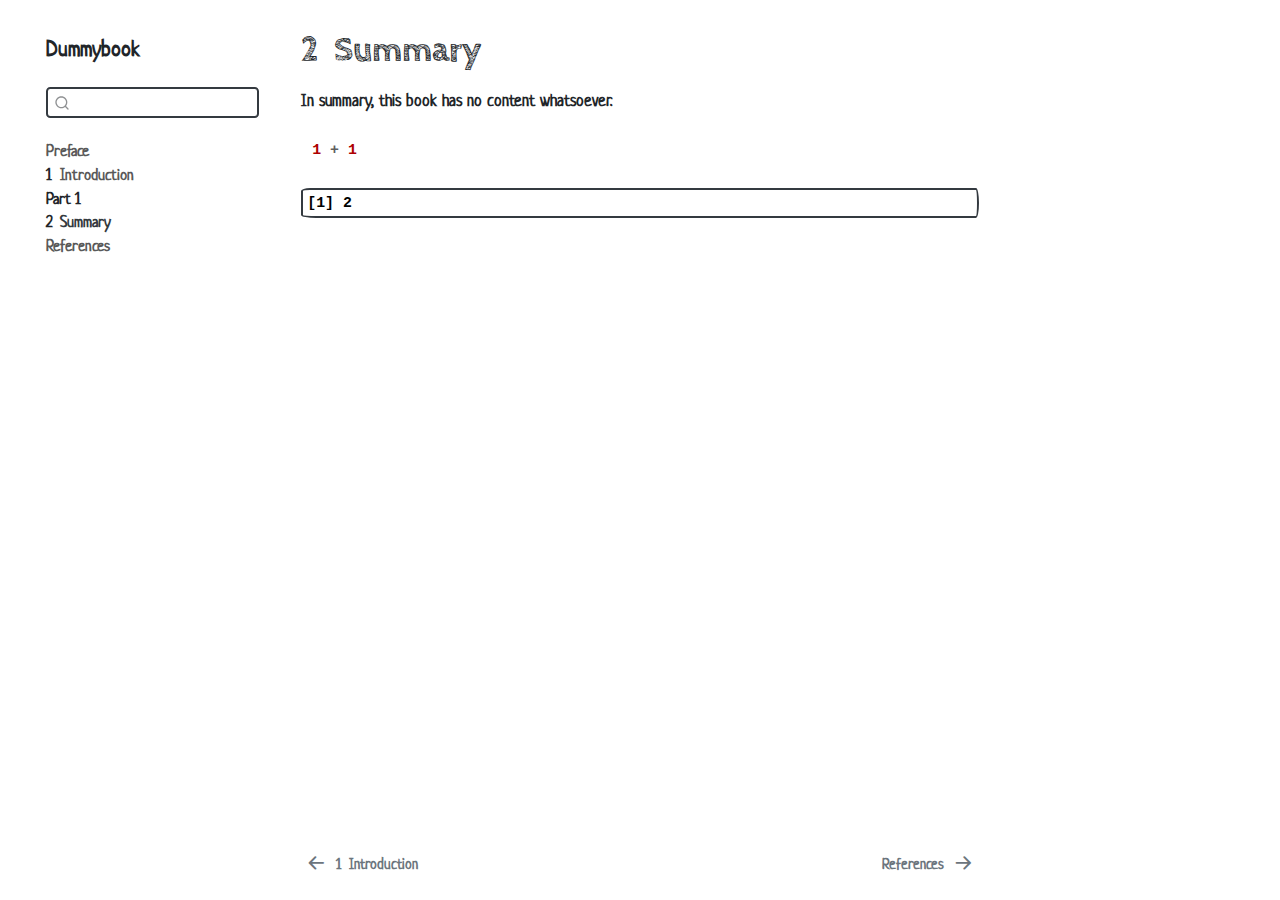
<file: docs/summary.html>
<!DOCTYPE html>
<html xmlns="http://www.w3.org/1999/xhtml" lang="en" xml:lang="en"><head>

<meta charset="utf-8">
<meta name="generator" content="quarto-1.4.553">

<meta name="viewport" content="width=device-width, initial-scale=1.0, user-scalable=yes">


<title>Dummybook - 2&nbsp; Summary</title>
<style>
code{white-space: pre-wrap;}
span.smallcaps{font-variant: small-caps;}
div.columns{display: flex; gap: min(4vw, 1.5em);}
div.column{flex: auto; overflow-x: auto;}
div.hanging-indent{margin-left: 1.5em; text-indent: -1.5em;}
ul.task-list{list-style: none;}
ul.task-list li input[type="checkbox"] {
  width: 0.8em;
  margin: 0 0.8em 0.2em -1em; /* quarto-specific, see https://github.com/quarto-dev/quarto-cli/issues/4556 */ 
  vertical-align: middle;
}
/* CSS for syntax highlighting */
pre > code.sourceCode { white-space: pre; position: relative; }
pre > code.sourceCode > span { line-height: 1.25; }
pre > code.sourceCode > span:empty { height: 1.2em; }
.sourceCode { overflow: visible; }
code.sourceCode > span { color: inherit; text-decoration: inherit; }
div.sourceCode { margin: 1em 0; }
pre.sourceCode { margin: 0; }
@media screen {
div.sourceCode { overflow: auto; }
}
@media print {
pre > code.sourceCode { white-space: pre-wrap; }
pre > code.sourceCode > span { text-indent: -5em; padding-left: 5em; }
}
pre.numberSource code
  { counter-reset: source-line 0; }
pre.numberSource code > span
  { position: relative; left: -4em; counter-increment: source-line; }
pre.numberSource code > span > a:first-child::before
  { content: counter(source-line);
    position: relative; left: -1em; text-align: right; vertical-align: baseline;
    border: none; display: inline-block;
    -webkit-touch-callout: none; -webkit-user-select: none;
    -khtml-user-select: none; -moz-user-select: none;
    -ms-user-select: none; user-select: none;
    padding: 0 4px; width: 4em;
  }
pre.numberSource { margin-left: 3em;  padding-left: 4px; }
div.sourceCode
  {   }
@media screen {
pre > code.sourceCode > span > a:first-child::before { text-decoration: underline; }
}
</style>


<script src="site_libs/quarto-nav/quarto-nav.js"></script>
<script src="site_libs/quarto-nav/headroom.min.js"></script>
<script src="site_libs/clipboard/clipboard.min.js"></script>
<script src="site_libs/quarto-search/autocomplete.umd.js"></script>
<script src="site_libs/quarto-search/fuse.min.js"></script>
<script src="site_libs/quarto-search/quarto-search.js"></script>
<meta name="quarto:offset" content="./">
<link href="./references.html" rel="next">
<link href="./intro.html" rel="prev">
<script src="site_libs/quarto-html/quarto.js"></script>
<script src="site_libs/quarto-html/popper.min.js"></script>
<script src="site_libs/quarto-html/tippy.umd.min.js"></script>
<script src="site_libs/quarto-html/anchor.min.js"></script>
<link href="site_libs/quarto-html/tippy.css" rel="stylesheet">
<link href="site_libs/quarto-html/quarto-syntax-highlighting.css" rel="stylesheet" id="quarto-text-highlighting-styles">
<script src="site_libs/bootstrap/bootstrap.min.js"></script>
<link href="site_libs/bootstrap/bootstrap-icons.css" rel="stylesheet">
<link href="site_libs/bootstrap/bootstrap.min.css" rel="stylesheet" id="quarto-bootstrap" data-mode="light">
<script id="quarto-search-options" type="application/json">{
  "location": "sidebar",
  "copy-button": false,
  "collapse-after": 3,
  "panel-placement": "start",
  "type": "textbox",
  "limit": 50,
  "keyboard-shortcut": [
    "f",
    "/",
    "s"
  ],
  "show-item-context": false,
  "language": {
    "search-no-results-text": "No results",
    "search-matching-documents-text": "matching documents",
    "search-copy-link-title": "Copy link to search",
    "search-hide-matches-text": "Hide additional matches",
    "search-more-match-text": "more match in this document",
    "search-more-matches-text": "more matches in this document",
    "search-clear-button-title": "Clear",
    "search-text-placeholder": "",
    "search-detached-cancel-button-title": "Cancel",
    "search-submit-button-title": "Submit",
    "search-label": "Search"
  }
}</script>


</head>

<body class="nav-sidebar floating">

<div id="quarto-search-results"></div>
  <header id="quarto-header" class="headroom fixed-top">
  <nav class="quarto-secondary-nav">
    <div class="container-fluid d-flex">
      <button type="button" class="quarto-btn-toggle btn" data-bs-toggle="collapse" data-bs-target=".quarto-sidebar-collapse-item" aria-controls="quarto-sidebar" aria-expanded="false" aria-label="Toggle sidebar navigation" onclick="if (window.quartoToggleHeadroom) { window.quartoToggleHeadroom(); }">
        <i class="bi bi-layout-text-sidebar-reverse"></i>
      </button>
        <nav class="quarto-page-breadcrumbs" aria-label="breadcrumb"><ol class="breadcrumb"><li class="breadcrumb-item"><a href="./summary.html"><span class="chapter-number">2</span>&nbsp; <span class="chapter-title">Summary</span></a></li></ol></nav>
        <a class="flex-grow-1" role="button" data-bs-toggle="collapse" data-bs-target=".quarto-sidebar-collapse-item" aria-controls="quarto-sidebar" aria-expanded="false" aria-label="Toggle sidebar navigation" onclick="if (window.quartoToggleHeadroom) { window.quartoToggleHeadroom(); }">      
        </a>
      <button type="button" class="btn quarto-search-button" aria-label="" onclick="window.quartoOpenSearch();">
        <i class="bi bi-search"></i>
      </button>
    </div>
  </nav>
</header>
<!-- content -->
<div id="quarto-content" class="quarto-container page-columns page-rows-contents page-layout-article">
<!-- sidebar -->
  <nav id="quarto-sidebar" class="sidebar collapse collapse-horizontal quarto-sidebar-collapse-item sidebar-navigation floating overflow-auto">
    <div class="pt-lg-2 mt-2 text-left sidebar-header">
    <div class="sidebar-title mb-0 py-0">
      <a href="./">Dummybook</a> 
    </div>
      </div>
        <div class="mt-2 flex-shrink-0 align-items-center">
        <div class="sidebar-search">
        <div id="quarto-search" class="" title="Search"></div>
        </div>
        </div>
    <div class="sidebar-menu-container"> 
    <ul class="list-unstyled mt-1">
        <li class="sidebar-item">
  <div class="sidebar-item-container"> 
  <a href="./index.html" class="sidebar-item-text sidebar-link">
 <span class="menu-text">Preface</span></a>
  </div>
</li>
        <li class="sidebar-item">
  <div class="sidebar-item-container"> 
  <a href="./intro.html" class="sidebar-item-text sidebar-link">
 <span class="menu-text"><span class="chapter-number">1</span>&nbsp; <span class="chapter-title">Introduction</span></span></a>
  </div>
</li>
        <li class="sidebar-item sidebar-item-section">
      <span class="sidebar-item-text sidebar-link text-start">
 <span class="menu-text">Part 1</span></span>
  </li>
        <li class="sidebar-item">
  <div class="sidebar-item-container"> 
  <a href="./summary.html" class="sidebar-item-text sidebar-link active">
 <span class="menu-text"><span class="chapter-number">2</span>&nbsp; <span class="chapter-title">Summary</span></span></a>
  </div>
</li>
        <li class="sidebar-item">
  <div class="sidebar-item-container"> 
  <a href="./references.html" class="sidebar-item-text sidebar-link">
 <span class="menu-text">References</span></a>
  </div>
</li>
    </ul>
    </div>
</nav>
<div id="quarto-sidebar-glass" class="quarto-sidebar-collapse-item" data-bs-toggle="collapse" data-bs-target=".quarto-sidebar-collapse-item"></div>
<!-- margin-sidebar -->
    <div id="quarto-margin-sidebar" class="sidebar margin-sidebar">
        
    </div>
<!-- main -->
<main class="content" id="quarto-document-content">

<header id="title-block-header" class="quarto-title-block default">
<div class="quarto-title">
<h1 class="title"><span class="chapter-number">2</span>&nbsp; <span class="chapter-title">Summary</span></h1>
</div>



<div class="quarto-title-meta">

    
  
    
  </div>
  


</header>


<p>In summary, this book has no content whatsoever.</p>
<div class="cell">
<div class="sourceCode cell-code" id="cb1"><pre class="sourceCode r code-with-copy"><code class="sourceCode r"><span id="cb1-1"><a href="#cb1-1" aria-hidden="true" tabindex="-1"></a><span class="dv">1</span> <span class="sc">+</span> <span class="dv">1</span></span></code><button title="Copy to Clipboard" class="code-copy-button"><i class="bi"></i></button></pre></div>
<div class="cell-output cell-output-stdout">
<pre><code>[1] 2</code></pre>
</div>
</div>



</main> <!-- /main -->
<script id="quarto-html-after-body" type="application/javascript">
window.document.addEventListener("DOMContentLoaded", function (event) {
  const toggleBodyColorMode = (bsSheetEl) => {
    const mode = bsSheetEl.getAttribute("data-mode");
    const bodyEl = window.document.querySelector("body");
    if (mode === "dark") {
      bodyEl.classList.add("quarto-dark");
      bodyEl.classList.remove("quarto-light");
    } else {
      bodyEl.classList.add("quarto-light");
      bodyEl.classList.remove("quarto-dark");
    }
  }
  const toggleBodyColorPrimary = () => {
    const bsSheetEl = window.document.querySelector("link#quarto-bootstrap");
    if (bsSheetEl) {
      toggleBodyColorMode(bsSheetEl);
    }
  }
  toggleBodyColorPrimary();  
  const icon = "";
  const anchorJS = new window.AnchorJS();
  anchorJS.options = {
    placement: 'right',
    icon: icon
  };
  anchorJS.add('.anchored');
  const isCodeAnnotation = (el) => {
    for (const clz of el.classList) {
      if (clz.startsWith('code-annotation-')) {                     
        return true;
      }
    }
    return false;
  }
  const clipboard = new window.ClipboardJS('.code-copy-button', {
    text: function(trigger) {
      const codeEl = trigger.previousElementSibling.cloneNode(true);
      for (const childEl of codeEl.children) {
        if (isCodeAnnotation(childEl)) {
          childEl.remove();
        }
      }
      return codeEl.innerText;
    }
  });
  clipboard.on('success', function(e) {
    // button target
    const button = e.trigger;
    // don't keep focus
    button.blur();
    // flash "checked"
    button.classList.add('code-copy-button-checked');
    var currentTitle = button.getAttribute("title");
    button.setAttribute("title", "Copied!");
    let tooltip;
    if (window.bootstrap) {
      button.setAttribute("data-bs-toggle", "tooltip");
      button.setAttribute("data-bs-placement", "left");
      button.setAttribute("data-bs-title", "Copied!");
      tooltip = new bootstrap.Tooltip(button, 
        { trigger: "manual", 
          customClass: "code-copy-button-tooltip",
          offset: [0, -8]});
      tooltip.show();    
    }
    setTimeout(function() {
      if (tooltip) {
        tooltip.hide();
        button.removeAttribute("data-bs-title");
        button.removeAttribute("data-bs-toggle");
        button.removeAttribute("data-bs-placement");
      }
      button.setAttribute("title", currentTitle);
      button.classList.remove('code-copy-button-checked');
    }, 1000);
    // clear code selection
    e.clearSelection();
  });
    var localhostRegex = new RegExp(/^(?:http|https):\/\/localhost\:?[0-9]*\//);
    var mailtoRegex = new RegExp(/^mailto:/);
      var filterRegex = new RegExp('/' + window.location.host + '/');
    var isInternal = (href) => {
        return filterRegex.test(href) || localhostRegex.test(href) || mailtoRegex.test(href);
    }
    // Inspect non-navigation links and adorn them if external
 	var links = window.document.querySelectorAll('a[href]:not(.nav-link):not(.navbar-brand):not(.toc-action):not(.sidebar-link):not(.sidebar-item-toggle):not(.pagination-link):not(.no-external):not([aria-hidden]):not(.dropdown-item):not(.quarto-navigation-tool)');
    for (var i=0; i<links.length; i++) {
      const link = links[i];
      if (!isInternal(link.href)) {
        // undo the damage that might have been done by quarto-nav.js in the case of
        // links that we want to consider external
        if (link.dataset.originalHref !== undefined) {
          link.href = link.dataset.originalHref;
        }
      }
    }
  function tippyHover(el, contentFn, onTriggerFn, onUntriggerFn) {
    const config = {
      allowHTML: true,
      maxWidth: 500,
      delay: 100,
      arrow: false,
      appendTo: function(el) {
          return el.parentElement;
      },
      interactive: true,
      interactiveBorder: 10,
      theme: 'quarto',
      placement: 'bottom-start',
    };
    if (contentFn) {
      config.content = contentFn;
    }
    if (onTriggerFn) {
      config.onTrigger = onTriggerFn;
    }
    if (onUntriggerFn) {
      config.onUntrigger = onUntriggerFn;
    }
    window.tippy(el, config); 
  }
  const noterefs = window.document.querySelectorAll('a[role="doc-noteref"]');
  for (var i=0; i<noterefs.length; i++) {
    const ref = noterefs[i];
    tippyHover(ref, function() {
      // use id or data attribute instead here
      let href = ref.getAttribute('data-footnote-href') || ref.getAttribute('href');
      try { href = new URL(href).hash; } catch {}
      const id = href.replace(/^#\/?/, "");
      const note = window.document.getElementById(id);
      if (note) {
        return note.innerHTML;
      } else {
        return "";
      }
    });
  }
  const xrefs = window.document.querySelectorAll('a.quarto-xref');
  const processXRef = (id, note) => {
    // Strip column container classes
    const stripColumnClz = (el) => {
      el.classList.remove("page-full", "page-columns");
      if (el.children) {
        for (const child of el.children) {
          stripColumnClz(child);
        }
      }
    }
    stripColumnClz(note)
    if (id === null || id.startsWith('sec-')) {
      // Special case sections, only their first couple elements
      const container = document.createElement("div");
      if (note.children && note.children.length > 2) {
        container.appendChild(note.children[0].cloneNode(true));
        for (let i = 1; i < note.children.length; i++) {
          const child = note.children[i];
          if (child.tagName === "P" && child.innerText === "") {
            continue;
          } else {
            container.appendChild(child.cloneNode(true));
            break;
          }
        }
        if (window.Quarto?.typesetMath) {
          window.Quarto.typesetMath(container);
        }
        return container.innerHTML
      } else {
        if (window.Quarto?.typesetMath) {
          window.Quarto.typesetMath(note);
        }
        return note.innerHTML;
      }
    } else {
      // Remove any anchor links if they are present
      const anchorLink = note.querySelector('a.anchorjs-link');
      if (anchorLink) {
        anchorLink.remove();
      }
      if (window.Quarto?.typesetMath) {
        window.Quarto.typesetMath(note);
      }
      // TODO in 1.5, we should make sure this works without a callout special case
      if (note.classList.contains("callout")) {
        return note.outerHTML;
      } else {
        return note.innerHTML;
      }
    }
  }
  for (var i=0; i<xrefs.length; i++) {
    const xref = xrefs[i];
    tippyHover(xref, undefined, function(instance) {
      instance.disable();
      let url = xref.getAttribute('href');
      let hash = undefined; 
      if (url.startsWith('#')) {
        hash = url;
      } else {
        try { hash = new URL(url).hash; } catch {}
      }
      if (hash) {
        const id = hash.replace(/^#\/?/, "");
        const note = window.document.getElementById(id);
        if (note !== null) {
          try {
            const html = processXRef(id, note.cloneNode(true));
            instance.setContent(html);
          } finally {
            instance.enable();
            instance.show();
          }
        } else {
          // See if we can fetch this
          fetch(url.split('#')[0])
          .then(res => res.text())
          .then(html => {
            const parser = new DOMParser();
            const htmlDoc = parser.parseFromString(html, "text/html");
            const note = htmlDoc.getElementById(id);
            if (note !== null) {
              const html = processXRef(id, note);
              instance.setContent(html);
            } 
          }).finally(() => {
            instance.enable();
            instance.show();
          });
        }
      } else {
        // See if we can fetch a full url (with no hash to target)
        // This is a special case and we should probably do some content thinning / targeting
        fetch(url)
        .then(res => res.text())
        .then(html => {
          const parser = new DOMParser();
          const htmlDoc = parser.parseFromString(html, "text/html");
          const note = htmlDoc.querySelector('main.content');
          if (note !== null) {
            // This should only happen for chapter cross references
            // (since there is no id in the URL)
            // remove the first header
            if (note.children.length > 0 && note.children[0].tagName === "HEADER") {
              note.children[0].remove();
            }
            const html = processXRef(null, note);
            instance.setContent(html);
          } 
        }).finally(() => {
          instance.enable();
          instance.show();
        });
      }
    }, function(instance) {
    });
  }
      let selectedAnnoteEl;
      const selectorForAnnotation = ( cell, annotation) => {
        let cellAttr = 'data-code-cell="' + cell + '"';
        let lineAttr = 'data-code-annotation="' +  annotation + '"';
        const selector = 'span[' + cellAttr + '][' + lineAttr + ']';
        return selector;
      }
      const selectCodeLines = (annoteEl) => {
        const doc = window.document;
        const targetCell = annoteEl.getAttribute("data-target-cell");
        const targetAnnotation = annoteEl.getAttribute("data-target-annotation");
        const annoteSpan = window.document.querySelector(selectorForAnnotation(targetCell, targetAnnotation));
        const lines = annoteSpan.getAttribute("data-code-lines").split(",");
        const lineIds = lines.map((line) => {
          return targetCell + "-" + line;
        })
        let top = null;
        let height = null;
        let parent = null;
        if (lineIds.length > 0) {
            //compute the position of the single el (top and bottom and make a div)
            const el = window.document.getElementById(lineIds[0]);
            top = el.offsetTop;
            height = el.offsetHeight;
            parent = el.parentElement.parentElement;
          if (lineIds.length > 1) {
            const lastEl = window.document.getElementById(lineIds[lineIds.length - 1]);
            const bottom = lastEl.offsetTop + lastEl.offsetHeight;
            height = bottom - top;
          }
          if (top !== null && height !== null && parent !== null) {
            // cook up a div (if necessary) and position it 
            let div = window.document.getElementById("code-annotation-line-highlight");
            if (div === null) {
              div = window.document.createElement("div");
              div.setAttribute("id", "code-annotation-line-highlight");
              div.style.position = 'absolute';
              parent.appendChild(div);
            }
            div.style.top = top - 2 + "px";
            div.style.height = height + 4 + "px";
            div.style.left = 0;
            let gutterDiv = window.document.getElementById("code-annotation-line-highlight-gutter");
            if (gutterDiv === null) {
              gutterDiv = window.document.createElement("div");
              gutterDiv.setAttribute("id", "code-annotation-line-highlight-gutter");
              gutterDiv.style.position = 'absolute';
              const codeCell = window.document.getElementById(targetCell);
              const gutter = codeCell.querySelector('.code-annotation-gutter');
              gutter.appendChild(gutterDiv);
            }
            gutterDiv.style.top = top - 2 + "px";
            gutterDiv.style.height = height + 4 + "px";
          }
          selectedAnnoteEl = annoteEl;
        }
      };
      const unselectCodeLines = () => {
        const elementsIds = ["code-annotation-line-highlight", "code-annotation-line-highlight-gutter"];
        elementsIds.forEach((elId) => {
          const div = window.document.getElementById(elId);
          if (div) {
            div.remove();
          }
        });
        selectedAnnoteEl = undefined;
      };
        // Handle positioning of the toggle
    window.addEventListener(
      "resize",
      throttle(() => {
        elRect = undefined;
        if (selectedAnnoteEl) {
          selectCodeLines(selectedAnnoteEl);
        }
      }, 10)
    );
    function throttle(fn, ms) {
    let throttle = false;
    let timer;
      return (...args) => {
        if(!throttle) { // first call gets through
            fn.apply(this, args);
            throttle = true;
        } else { // all the others get throttled
            if(timer) clearTimeout(timer); // cancel #2
            timer = setTimeout(() => {
              fn.apply(this, args);
              timer = throttle = false;
            }, ms);
        }
      };
    }
      // Attach click handler to the DT
      const annoteDls = window.document.querySelectorAll('dt[data-target-cell]');
      for (const annoteDlNode of annoteDls) {
        annoteDlNode.addEventListener('click', (event) => {
          const clickedEl = event.target;
          if (clickedEl !== selectedAnnoteEl) {
            unselectCodeLines();
            const activeEl = window.document.querySelector('dt[data-target-cell].code-annotation-active');
            if (activeEl) {
              activeEl.classList.remove('code-annotation-active');
            }
            selectCodeLines(clickedEl);
            clickedEl.classList.add('code-annotation-active');
          } else {
            // Unselect the line
            unselectCodeLines();
            clickedEl.classList.remove('code-annotation-active');
          }
        });
      }
  const findCites = (el) => {
    const parentEl = el.parentElement;
    if (parentEl) {
      const cites = parentEl.dataset.cites;
      if (cites) {
        return {
          el,
          cites: cites.split(' ')
        };
      } else {
        return findCites(el.parentElement)
      }
    } else {
      return undefined;
    }
  };
  var bibliorefs = window.document.querySelectorAll('a[role="doc-biblioref"]');
  for (var i=0; i<bibliorefs.length; i++) {
    const ref = bibliorefs[i];
    const citeInfo = findCites(ref);
    if (citeInfo) {
      tippyHover(citeInfo.el, function() {
        var popup = window.document.createElement('div');
        citeInfo.cites.forEach(function(cite) {
          var citeDiv = window.document.createElement('div');
          citeDiv.classList.add('hanging-indent');
          citeDiv.classList.add('csl-entry');
          var biblioDiv = window.document.getElementById('ref-' + cite);
          if (biblioDiv) {
            citeDiv.innerHTML = biblioDiv.innerHTML;
          }
          popup.appendChild(citeDiv);
        });
        return popup.innerHTML;
      });
    }
  }
});
</script>
<nav class="page-navigation">
  <div class="nav-page nav-page-previous">
      <a href="./intro.html" class="pagination-link" aria-label="Introduction">
        <i class="bi bi-arrow-left-short"></i> <span class="nav-page-text"><span class="chapter-number">1</span>&nbsp; <span class="chapter-title">Introduction</span></span>
      </a>          
  </div>
  <div class="nav-page nav-page-next">
      <a href="./references.html" class="pagination-link" aria-label="References">
        <span class="nav-page-text">References</span> <i class="bi bi-arrow-right-short"></i>
      </a>
  </div>
</nav>
</div> <!-- /content -->




</body></html>
</file>
<file: _book/site_libs/quarto-html/tippy.css>
.tippy-box[data-animation=fade][data-state=hidden]{opacity:0}[data-tippy-root]{max-width:calc(100vw - 10px)}.tippy-box{position:relative;background-color:#333;color:#fff;border-radius:4px;font-size:14px;line-height:1.4;white-space:normal;outline:0;transition-property:transform,visibility,opacity}.tippy-box[data-placement^=top]>.tippy-arrow{bottom:0}.tippy-box[data-placement^=top]>.tippy-arrow:before{bottom:-7px;left:0;border-width:8px 8px 0;border-top-color:initial;transform-origin:center top}.tippy-box[data-placement^=bottom]>.tippy-arrow{top:0}.tippy-box[data-placement^=bottom]>.tippy-arrow:before{top:-7px;left:0;border-width:0 8px 8px;border-bottom-color:initial;transform-origin:center bottom}.tippy-box[data-placement^=left]>.tippy-arrow{right:0}.tippy-box[data-placement^=left]>.tippy-arrow:before{border-width:8px 0 8px 8px;border-left-color:initial;right:-7px;transform-origin:center left}.tippy-box[data-placement^=right]>.tippy-arrow{left:0}.tippy-box[data-placement^=right]>.tippy-arrow:before{left:-7px;border-width:8px 8px 8px 0;border-right-color:initial;transform-origin:center right}.tippy-box[data-inertia][data-state=visible]{transition-timing-function:cubic-bezier(.54,1.5,.38,1.11)}.tippy-arrow{width:16px;height:16px;color:#333}.tippy-arrow:before{content:"";position:absolute;border-color:transparent;border-style:solid}.tippy-content{position:relative;padding:5px 9px;z-index:1}
</file>
<file: _book/site_libs/quarto-html/quarto-syntax-highlighting.css>
/* quarto syntax highlight colors */
:root {
  --quarto-hl-ot-color: #003B4F;
  --quarto-hl-at-color: #657422;
  --quarto-hl-ss-color: #20794D;
  --quarto-hl-an-color: #5E5E5E;
  --quarto-hl-fu-color: #4758AB;
  --quarto-hl-st-color: #20794D;
  --quarto-hl-cf-color: #003B4F;
  --quarto-hl-op-color: #5E5E5E;
  --quarto-hl-er-color: #AD0000;
  --quarto-hl-bn-color: #AD0000;
  --quarto-hl-al-color: #AD0000;
  --quarto-hl-va-color: #111111;
  --quarto-hl-bu-color: inherit;
  --quarto-hl-ex-color: inherit;
  --quarto-hl-pp-color: #AD0000;
  --quarto-hl-in-color: #5E5E5E;
  --quarto-hl-vs-color: #20794D;
  --quarto-hl-wa-color: #5E5E5E;
  --quarto-hl-do-color: #5E5E5E;
  --quarto-hl-im-color: #00769E;
  --quarto-hl-ch-color: #20794D;
  --quarto-hl-dt-color: #AD0000;
  --quarto-hl-fl-color: #AD0000;
  --quarto-hl-co-color: #5E5E5E;
  --quarto-hl-cv-color: #5E5E5E;
  --quarto-hl-cn-color: #8f5902;
  --quarto-hl-sc-color: #5E5E5E;
  --quarto-hl-dv-color: #AD0000;
  --quarto-hl-kw-color: #003B4F;
}

/* other quarto variables */
:root {
  --quarto-font-monospace: SFMono-Regular, Menlo, Monaco, Consolas, "Liberation Mono", "Courier New", monospace;
}

pre > code.sourceCode > span {
  color: #003B4F;
}

code span {
  color: #003B4F;
}

code.sourceCode > span {
  color: #003B4F;
}

div.sourceCode,
div.sourceCode pre.sourceCode {
  color: #003B4F;
}

code span.ot {
  color: #003B4F;
  font-style: inherit;
}

code span.at {
  color: #657422;
  font-style: inherit;
}

code span.ss {
  color: #20794D;
  font-style: inherit;
}

code span.an {
  color: #5E5E5E;
  font-style: inherit;
}

code span.fu {
  color: #4758AB;
  font-style: inherit;
}

code span.st {
  color: #20794D;
  font-style: inherit;
}

code span.cf {
  color: #003B4F;
  font-style: inherit;
}

code span.op {
  color: #5E5E5E;
  font-style: inherit;
}

code span.er {
  color: #AD0000;
  font-style: inherit;
}

code span.bn {
  color: #AD0000;
  font-style: inherit;
}

code span.al {
  color: #AD0000;
  font-style: inherit;
}

code span.va {
  color: #111111;
  font-style: inherit;
}

code span.bu {
  font-style: inherit;
}

code span.ex {
  font-style: inherit;
}

code span.pp {
  color: #AD0000;
  font-style: inherit;
}

code span.in {
  color: #5E5E5E;
  font-style: inherit;
}

code span.vs {
  color: #20794D;
  font-style: inherit;
}

code span.wa {
  color: #5E5E5E;
  font-style: italic;
}

code span.do {
  color: #5E5E5E;
  font-style: italic;
}

code span.im {
  color: #00769E;
  font-style: inherit;
}

code span.ch {
  color: #20794D;
  font-style: inherit;
}

code span.dt {
  color: #AD0000;
  font-style: inherit;
}

code span.fl {
  color: #AD0000;
  font-style: inherit;
}

code span.co {
  color: #5E5E5E;
  font-style: inherit;
}

code span.cv {
  color: #5E5E5E;
  font-style: italic;
}

code span.cn {
  color: #8f5902;
  font-style: inherit;
}

code span.sc {
  color: #5E5E5E;
  font-style: inherit;
}

code span.dv {
  color: #AD0000;
  font-style: inherit;
}

code span.kw {
  color: #003B4F;
  font-style: inherit;
}

.prevent-inlining {
  content: "</";
}

/*# sourceMappingURL=debc5d5d77c3f9108843748ff7464032.css.map */
</file>
<file: docs/site_libs/quarto-html/tippy.css>
.tippy-box[data-animation=fade][data-state=hidden]{opacity:0}[data-tippy-root]{max-width:calc(100vw - 10px)}.tippy-box{position:relative;background-color:#333;color:#fff;border-radius:4px;font-size:14px;line-height:1.4;white-space:normal;outline:0;transition-property:transform,visibility,opacity}.tippy-box[data-placement^=top]>.tippy-arrow{bottom:0}.tippy-box[data-placement^=top]>.tippy-arrow:before{bottom:-7px;left:0;border-width:8px 8px 0;border-top-color:initial;transform-origin:center top}.tippy-box[data-placement^=bottom]>.tippy-arrow{top:0}.tippy-box[data-placement^=bottom]>.tippy-arrow:before{top:-7px;left:0;border-width:0 8px 8px;border-bottom-color:initial;transform-origin:center bottom}.tippy-box[data-placement^=left]>.tippy-arrow{right:0}.tippy-box[data-placement^=left]>.tippy-arrow:before{border-width:8px 0 8px 8px;border-left-color:initial;right:-7px;transform-origin:center left}.tippy-box[data-placement^=right]>.tippy-arrow{left:0}.tippy-box[data-placement^=right]>.tippy-arrow:before{left:-7px;border-width:8px 8px 8px 0;border-right-color:initial;transform-origin:center right}.tippy-box[data-inertia][data-state=visible]{transition-timing-function:cubic-bezier(.54,1.5,.38,1.11)}.tippy-arrow{width:16px;height:16px;color:#333}.tippy-arrow:before{content:"";position:absolute;border-color:transparent;border-style:solid}.tippy-content{position:relative;padding:5px 9px;z-index:1}
</file>
<file: docs/site_libs/quarto-html/quarto-syntax-highlighting.css>
/* quarto syntax highlight colors */
:root {
  --quarto-hl-ot-color: #003B4F;
  --quarto-hl-at-color: #657422;
  --quarto-hl-ss-color: #20794D;
  --quarto-hl-an-color: #5E5E5E;
  --quarto-hl-fu-color: #4758AB;
  --quarto-hl-st-color: #20794D;
  --quarto-hl-cf-color: #003B4F;
  --quarto-hl-op-color: #5E5E5E;
  --quarto-hl-er-color: #AD0000;
  --quarto-hl-bn-color: #AD0000;
  --quarto-hl-al-color: #AD0000;
  --quarto-hl-va-color: #111111;
  --quarto-hl-bu-color: inherit;
  --quarto-hl-ex-color: inherit;
  --quarto-hl-pp-color: #AD0000;
  --quarto-hl-in-color: #5E5E5E;
  --quarto-hl-vs-color: #20794D;
  --quarto-hl-wa-color: #5E5E5E;
  --quarto-hl-do-color: #5E5E5E;
  --quarto-hl-im-color: #00769E;
  --quarto-hl-ch-color: #20794D;
  --quarto-hl-dt-color: #AD0000;
  --quarto-hl-fl-color: #AD0000;
  --quarto-hl-co-color: #5E5E5E;
  --quarto-hl-cv-color: #5E5E5E;
  --quarto-hl-cn-color: #8f5902;
  --quarto-hl-sc-color: #5E5E5E;
  --quarto-hl-dv-color: #AD0000;
  --quarto-hl-kw-color: #003B4F;
}

/* other quarto variables */
:root {
  --quarto-font-monospace: SFMono-Regular, Menlo, Monaco, Consolas, "Liberation Mono", "Courier New", monospace;
}

pre > code.sourceCode > span {
  color: #003B4F;
}

code span {
  color: #003B4F;
}

code.sourceCode > span {
  color: #003B4F;
}

div.sourceCode,
div.sourceCode pre.sourceCode {
  color: #003B4F;
}

code span.ot {
  color: #003B4F;
  font-style: inherit;
}

code span.at {
  color: #657422;
  font-style: inherit;
}

code span.ss {
  color: #20794D;
  font-style: inherit;
}

code span.an {
  color: #5E5E5E;
  font-style: inherit;
}

code span.fu {
  color: #4758AB;
  font-style: inherit;
}

code span.st {
  color: #20794D;
  font-style: inherit;
}

code span.cf {
  color: #003B4F;
  font-style: inherit;
}

code span.op {
  color: #5E5E5E;
  font-style: inherit;
}

code span.er {
  color: #AD0000;
  font-style: inherit;
}

code span.bn {
  color: #AD0000;
  font-style: inherit;
}

code span.al {
  color: #AD0000;
  font-style: inherit;
}

code span.va {
  color: #111111;
  font-style: inherit;
}

code span.bu {
  font-style: inherit;
}

code span.ex {
  font-style: inherit;
}

code span.pp {
  color: #AD0000;
  font-style: inherit;
}

code span.in {
  color: #5E5E5E;
  font-style: inherit;
}

code span.vs {
  color: #20794D;
  font-style: inherit;
}

code span.wa {
  color: #5E5E5E;
  font-style: italic;
}

code span.do {
  color: #5E5E5E;
  font-style: italic;
}

code span.im {
  color: #00769E;
  font-style: inherit;
}

code span.ch {
  color: #20794D;
  font-style: inherit;
}

code span.dt {
  color: #AD0000;
  font-style: inherit;
}

code span.fl {
  color: #AD0000;
  font-style: inherit;
}

code span.co {
  color: #5E5E5E;
  font-style: inherit;
}

code span.cv {
  color: #5E5E5E;
  font-style: italic;
}

code span.cn {
  color: #8f5902;
  font-style: inherit;
}

code span.sc {
  color: #5E5E5E;
  font-style: inherit;
}

code span.dv {
  color: #AD0000;
  font-style: inherit;
}

code span.kw {
  color: #003B4F;
  font-style: inherit;
}

.prevent-inlining {
  content: "</";
}

/*# sourceMappingURL=debc5d5d77c3f9108843748ff7464032.css.map */
</file>
